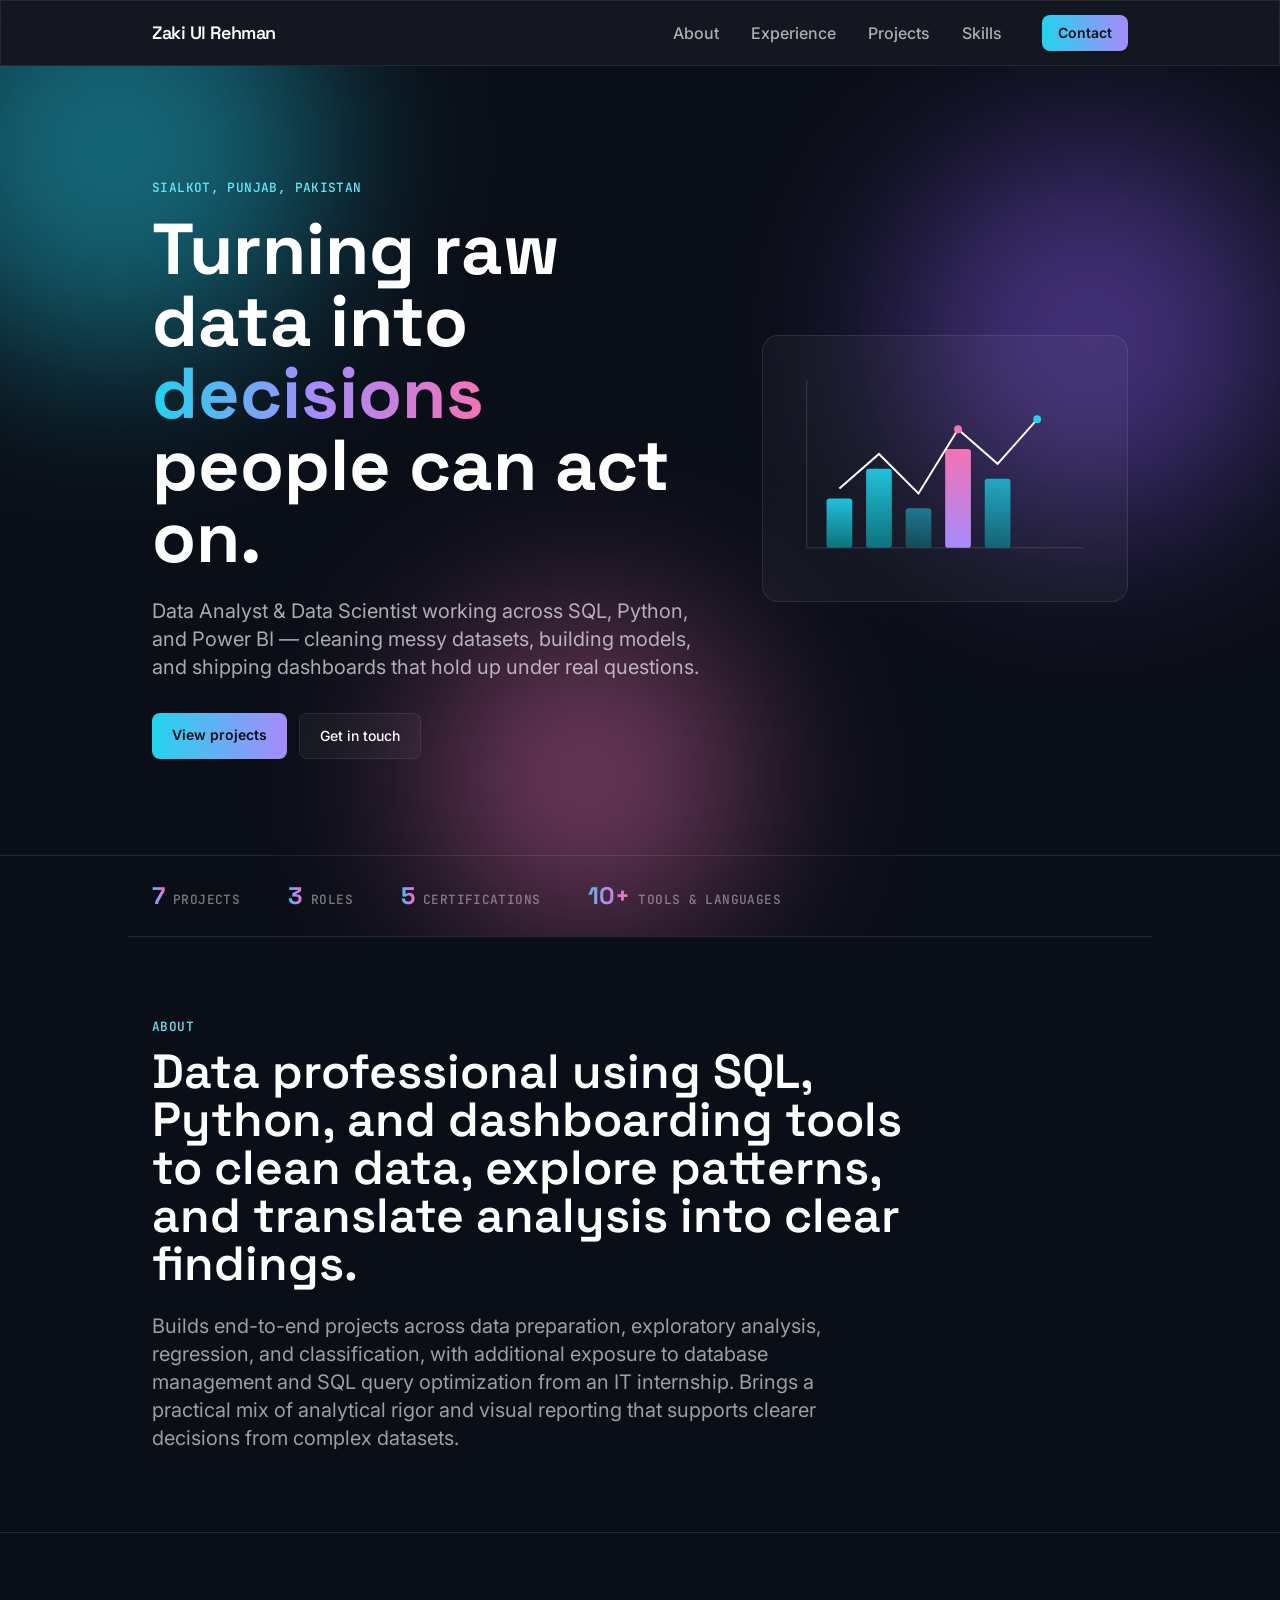
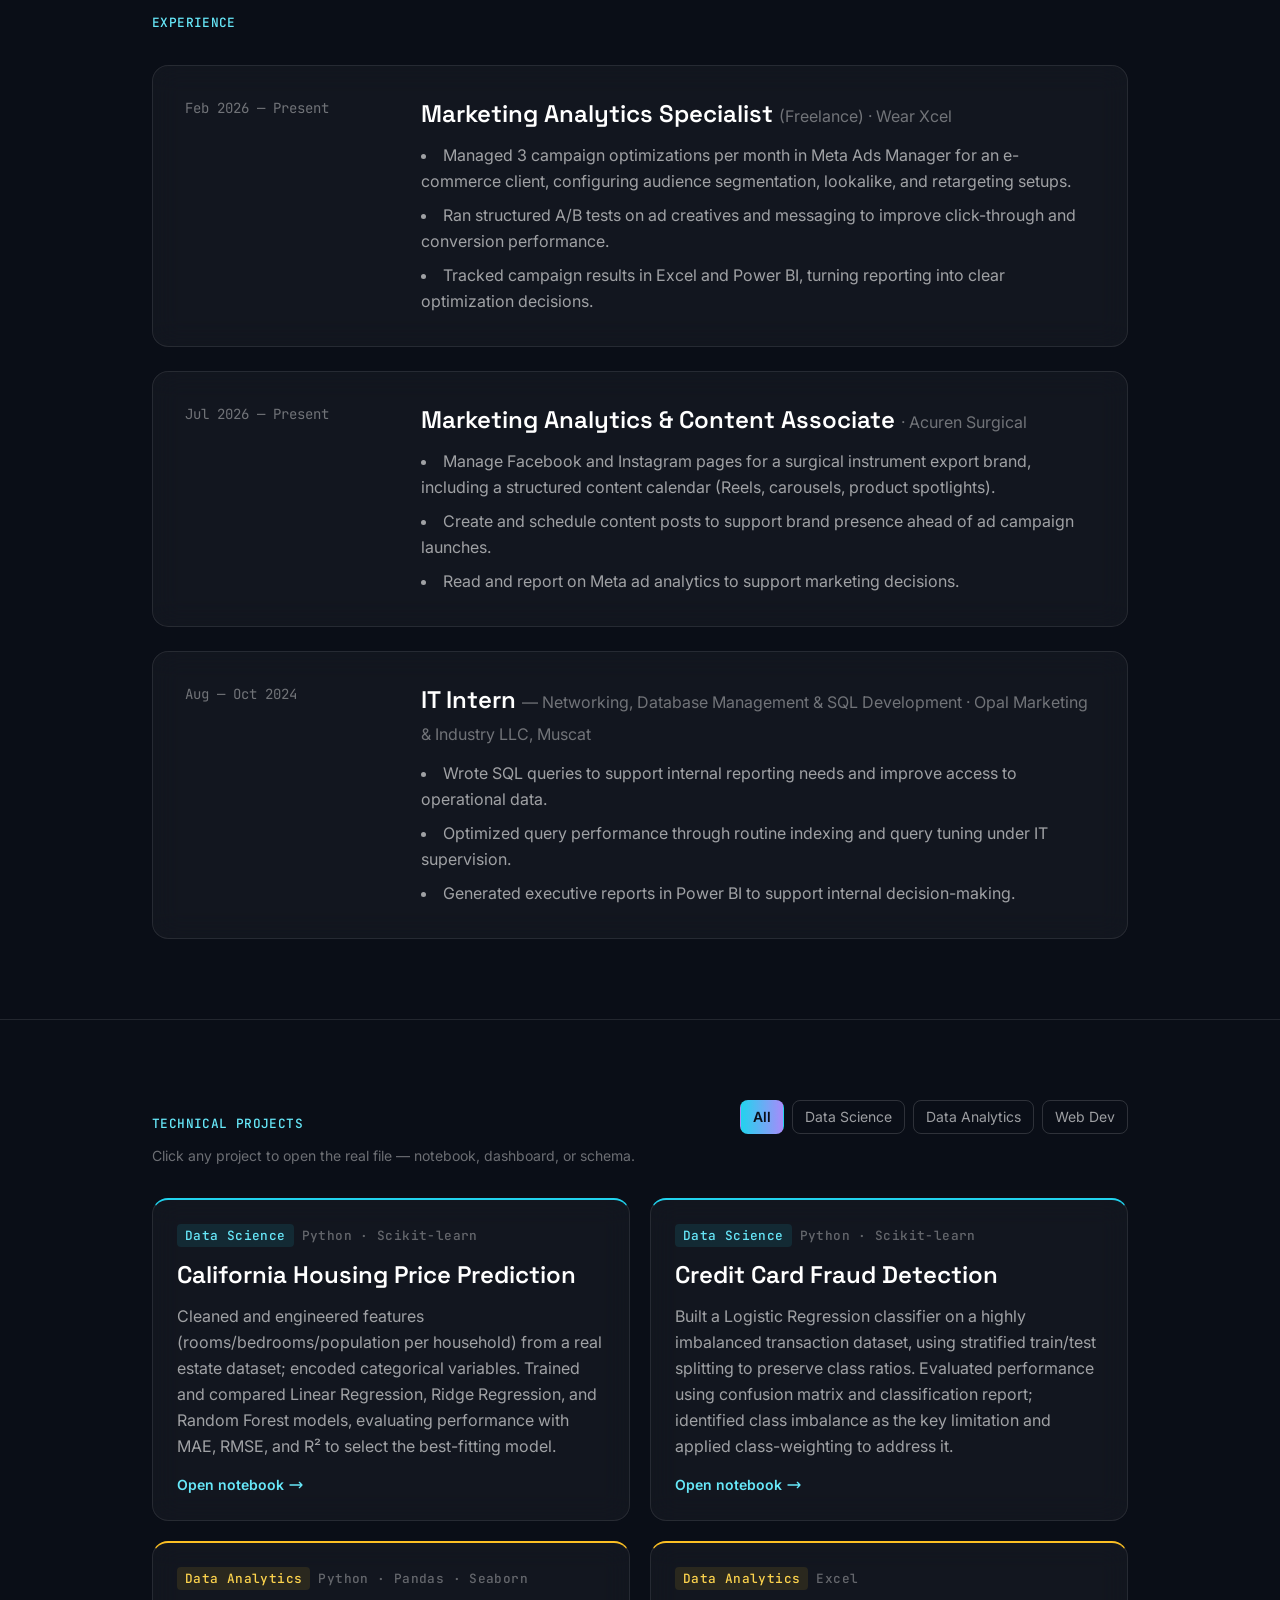
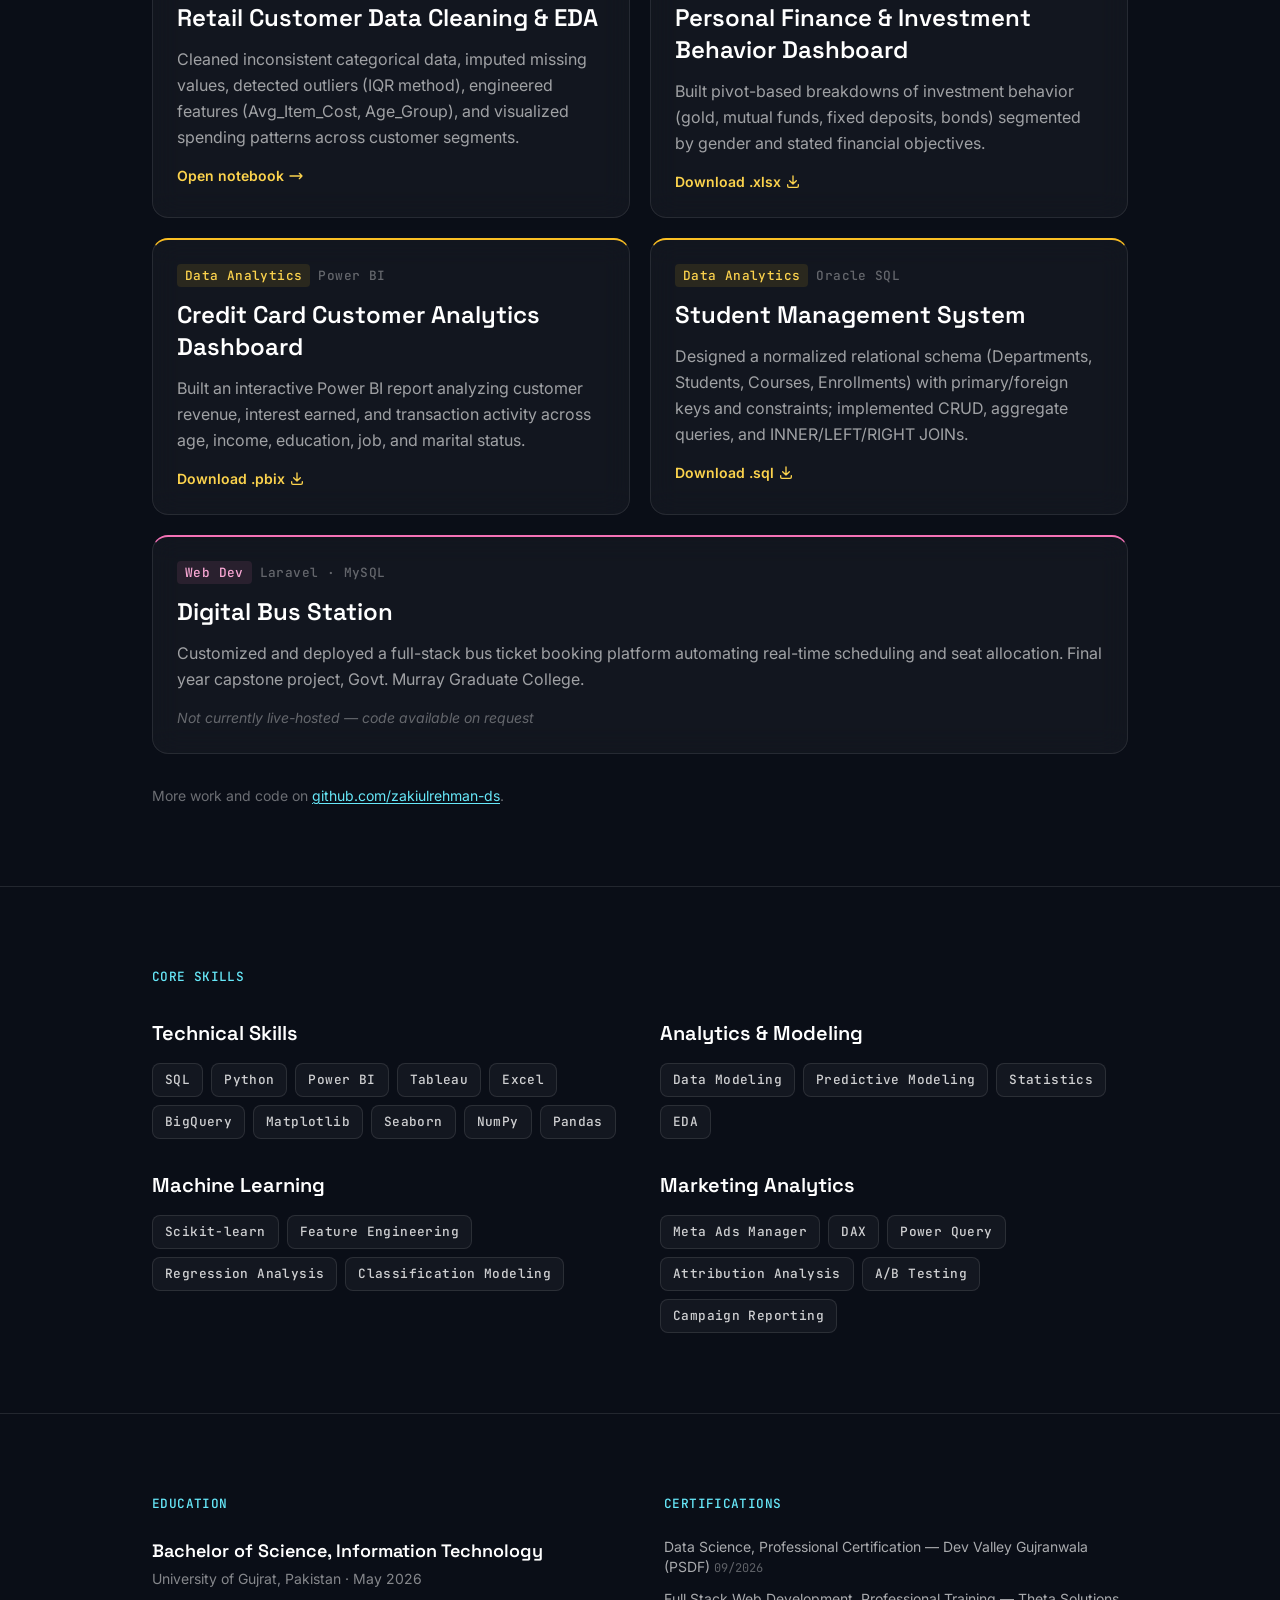
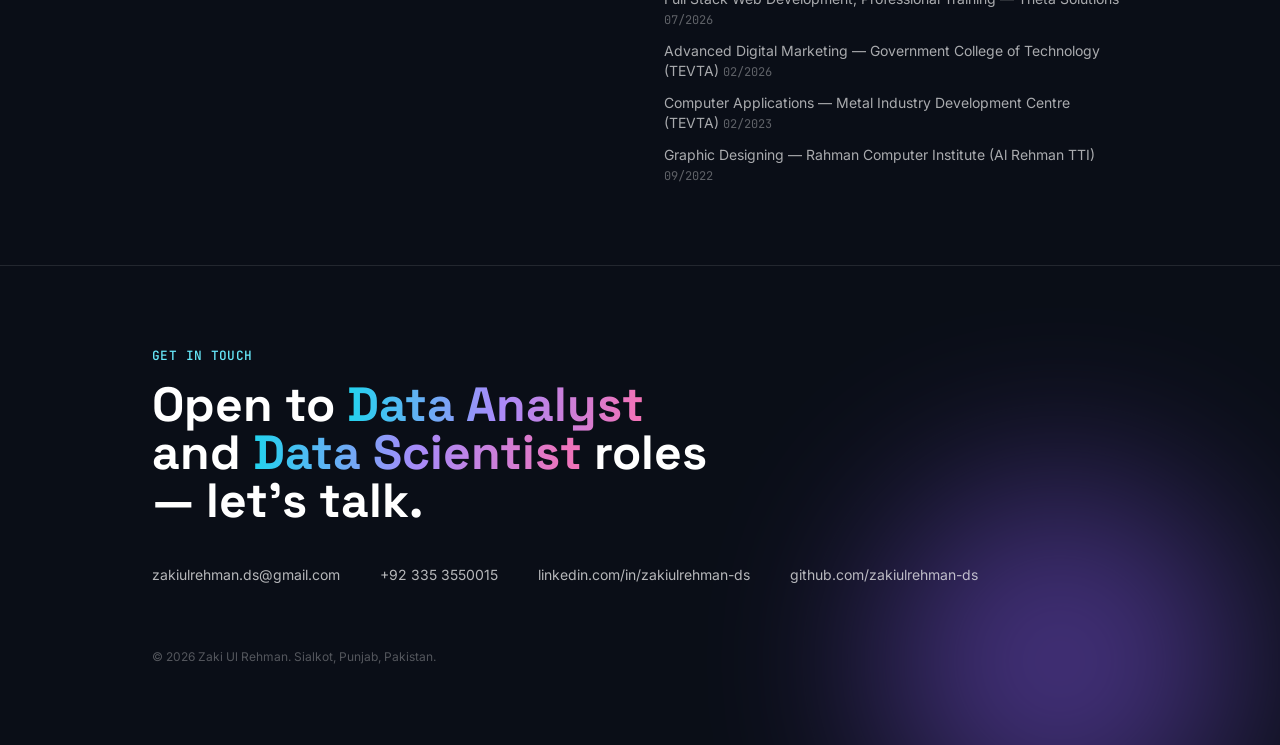
<file: index.html>
<!DOCTYPE html>
<html lang="en">
<head>
<meta charset="UTF-8">
<meta name="viewport" content="width=device-width, initial-scale=1.0">
<title>Zaki Ul Rehman — Data Analyst & Data Scientist</title>
<meta name="description" content="Portfolio of Zaki Ul Rehman, Data Analyst & Data Scientist specializing in SQL, Python, Power BI, and Machine Learning.">

<link rel="preconnect" href="https://fonts.googleapis.com">
<link rel="preconnect" href="https://fonts.gstatic.com" crossorigin>
<link href="https://fonts.googleapis.com/css2?family=Space+Grotesk:wght@500;600;700&family=Inter:wght@400;500;600;700&family=JetBrains+Mono:wght@400;500;600&display=swap" rel="stylesheet">

<link rel="stylesheet" href="styles.css">

<script src="https://code.jquery.com/jquery-3.7.1.min.js"></script>

<style>
  html { scroll-behavior: smooth; }

  body {
    background-color: #0A0E17;
  }

  .mono-tag {
    font-family: 'JetBrains Mono', monospace;
    font-size: 0.8rem;
    letter-spacing: 0.03em;
    font-weight: 500;
  }

  /* Blurred gradient mesh blobs for background depth */
  .mesh-blob {
    position: absolute;
    border-radius: 9999px;
    filter: blur(90px);
    opacity: 0.45;
    pointer-events: none;
  }

  .gradient-text {
    background: linear-gradient(90deg, #22D3EE 0%, #A78BFA 50%, #F472B6 100%);
    -webkit-background-clip: text;
    background-clip: text;
    color: transparent;
  }

  .glass {
    background: rgba(255,255,255,0.04);
    border: 1px solid rgba(255,255,255,0.08);
    backdrop-filter: blur(14px);
  }

  .glass-card {
    background: rgba(255,255,255,0.035);
    border: 1px solid rgba(255,255,255,0.09);
    backdrop-filter: blur(14px);
    transition: border-color 0.25s ease, transform 0.25s ease, box-shadow 0.25s ease, background 0.25s ease;
  }
  .glass-card:hover {
    background: rgba(255,255,255,0.06);
    transform: translateY(-4px);
    box-shadow: 0 20px 40px -20px rgba(34, 211, 238, 0.25);
  }

  .cat-ds { border-top: 2px solid #22D3EE; }
  .cat-da { border-top: 2px solid #FBBF24; }
  .cat-web { border-top: 2px solid #F472B6; }

  .btn-gradient {
    background: linear-gradient(90deg, #22D3EE 0%, #A78BFA 100%);
  }
  .btn-gradient:hover {
    background: linear-gradient(90deg, #67E8F9 0%, #C4B5FD 100%);
  }

  .nav-link {
    position: relative;
    color: rgba(255,255,255,0.65);
  }
  .nav-link:hover, .nav-link.active {
    color: #ffffff;
  }
  .nav-link::after {
    content: '';
    position: absolute;
    left: 0; right: 100%;
    bottom: -4px;
    height: 2px;
    border-radius: 2px;
    background: linear-gradient(90deg, #22D3EE, #A78BFA);
    transition: right 0.2s ease;
  }
  .nav-link:hover::after, .nav-link.active::after { right: 0; }

  .skill-chip {
    background: rgba(255,255,255,0.04);
    border: 1px solid rgba(255,255,255,0.1);
    transition: border-color 0.15s ease, transform 0.15s ease, background 0.15s ease;
  }
  .skill-chip:hover {
    transform: translateY(-2px);
    background: rgba(255,255,255,0.08);
  }

  .filter-btn {
    transition: all 0.15s ease;
    color: rgba(255,255,255,0.6);
  }
  .filter-btn.active {
    background: linear-gradient(90deg, #22D3EE, #A78BFA);
    color: #0A0E17;
    font-weight: 600;
    border-color: transparent;
  }

  .view-link { transition: gap 0.2s ease; }
  .glass-card:hover .view-link { gap: 0.5rem; }

  .reveal {
    opacity: 0;
    transform: translateY(16px);
    animation: reveal 0.75s cubic-bezier(0.16, 1, 0.3, 1) forwards;
  }
  .reveal-1 { animation-delay: 0.05s; }
  .reveal-2 { animation-delay: 0.18s; }
  .reveal-3 { animation-delay: 0.31s; }
  .reveal-4 { animation-delay: 0.44s; }
  .reveal-5 { animation-delay: 0.35s; }
  @keyframes reveal { to { opacity: 1; transform: translateY(0); } }

  @media (prefers-reduced-motion: reduce) {
    html { scroll-behavior: auto; }
    .glass-card, .skill-chip, .nav-link::after { transition: none; }
    .reveal { animation: none; opacity: 1; transform: none; }
  }

  ::selection { background: #A78BFA; color: #0A0E17; }

  a:focus-visible, button:focus-visible {
    outline: 2px solid #22D3EE;
    outline-offset: 2px;
  }
</style>
</head>

<body class="text-white/90 font-sans antialiased">

<!-- ============ NAV ============ -->
<header class="sticky top-0 z-50 glass">
  <nav class="max-w-5xl mx-auto px-6 flex items-center justify-between h-16">
    <a href="#top" class="font-display text-lg font-semibold tracking-tight text-white">Zaki Ul Rehman</a>

    <div class="hidden md:flex items-center gap-8 text-base font-medium">
      <a href="#about" class="nav-link">About</a>
      <a href="#experience" class="nav-link">Experience</a>
      <a href="#projects" class="nav-link">Projects</a>
      <a href="#skills" class="nav-link">Skills</a>
      <a href="#contact" class="ml-2 px-4 py-2 btn-gradient text-[#0A0E17] rounded-lg text-sm font-semibold transition-colors">Contact</a>
    </div>

    <button id="menuBtn" class="md:hidden p-2 text-white" aria-label="Open menu" aria-expanded="false">
      <svg id="menuIconOpen" class="w-6 h-6" fill="none" stroke="currentColor" viewBox="0 0 24 24"><path stroke-linecap="round" stroke-linejoin="round" stroke-width="1.75" d="M4 6h16M4 12h16M4 18h16"/></svg>
      <svg id="menuIconClose" class="w-6 h-6 hidden" fill="none" stroke="currentColor" viewBox="0 0 24 24"><path stroke-linecap="round" stroke-linejoin="round" stroke-width="1.75" d="M6 18L18 6M6 6l12 12"/></svg>
    </button>
  </nav>

  <div id="mobileMenu" class="hidden md:hidden border-t border-white/10">
    <div class="px-6 py-4 flex flex-col gap-4 text-base">
      <a href="#about" class="mobile-link text-white/80">About</a>
      <a href="#experience" class="mobile-link text-white/80">Experience</a>
      <a href="#projects" class="mobile-link text-white/80">Projects</a>
      <a href="#skills" class="mobile-link text-white/80">Skills</a>
      <a href="#contact" class="mobile-link font-semibold gradient-text">Contact</a>
    </div>
  </div>
</header>

<!-- ============ HERO ============ -->
<section id="top" class="relative overflow-hidden">
  <div class="mesh-blob w-[420px] h-[420px] bg-cyan-400 -top-32 -left-24"></div>
  <div class="mesh-blob w-[380px] h-[380px] bg-violet-500 top-20 right-0"></div>
  <div class="mesh-blob w-[320px] h-[320px] bg-pink-400 bottom-0 left-1/3"></div>

  <div class="max-w-5xl mx-auto px-6 pt-20 pb-16 md:pt-28 md:pb-24 grid md:grid-cols-5 gap-10 items-center relative">
    <div class="md:col-span-3">
      <p class="reveal reveal-1 mono-tag text-cyan-300 uppercase mb-4">Sialkot, Punjab, Pakistan</p>
      <h1 class="reveal reveal-2 font-display text-5xl md:text-7xl leading-[1.05] font-bold text-white">
        Turning raw data into <span class="gradient-text">decisions</span> people can act on.
      </h1>
      <p class="reveal reveal-3 mt-6 text-white/65 max-w-xl leading-relaxed text-lg md:text-xl">
        Data Analyst &amp; Data Scientist working across SQL, Python, and Power BI —
        cleaning messy datasets, building models, and shipping dashboards that hold up
        under real questions.
      </p>
      <div class="reveal reveal-4 mt-8 flex flex-wrap gap-3">
        <a href="#projects" class="px-5 py-3 btn-gradient text-[#0A0E17] rounded-lg text-sm font-semibold transition-colors">View projects</a>
        <a href="mailto:zakiulrehman.ds@gmail.com" class="px-5 py-3 glass rounded-lg text-sm font-medium text-white hover:border-cyan-300/50 transition-colors">Get in touch</a>
      </div>
    </div>

    <div class="reveal reveal-5 md:col-span-2">
      <div class="glass-card rounded-2xl p-6">
        <svg viewBox="0 0 320 220" class="w-full h-auto" role="img" aria-label="Illustrative data chart">
          <defs>
            <linearGradient id="barGrad1" x1="0" y1="0" x2="0" y2="1">
              <stop offset="0%" stop-color="#22D3EE"/>
              <stop offset="100%" stop-color="#0E7C86"/>
            </linearGradient>
            <linearGradient id="barGrad2" x1="0" y1="0" x2="0" y2="1">
              <stop offset="0%" stop-color="#F472B6"/>
              <stop offset="100%" stop-color="#A78BFA"/>
            </linearGradient>
          </defs>
          <line x1="20" y1="20" x2="20" y2="190" stroke="#FFFFFF" stroke-opacity="0.15"/>
          <line x1="20" y1="190" x2="300" y2="190" stroke="#FFFFFF" stroke-opacity="0.15"/>
          <rect x="40" y="140" width="26" height="50" fill="url(#barGrad1)" opacity="0.9" rx="3"/>
          <rect x="80" y="110" width="26" height="80" fill="url(#barGrad1)" opacity="0.9" rx="3"/>
          <rect x="120" y="150" width="26" height="40" fill="url(#barGrad1)" opacity="0.5" rx="3"/>
          <rect x="160" y="90" width="26" height="100" fill="url(#barGrad2)" rx="3"/>
          <rect x="200" y="120" width="26" height="70" fill="url(#barGrad1)" opacity="0.75" rx="3"/>
          <polyline points="53,130 93,95 133,135 173,70 213,105 253,60" fill="none" stroke="#ffffff" stroke-width="2"/>
          <circle cx="173" cy="70" r="4" fill="#F472B6"/>
          <circle cx="253" cy="60" r="4" fill="#22D3EE"/>
        </svg>
      </div>
    </div>
  </div>

  <div class="border-t border-white/10">
    <div class="max-w-5xl mx-auto px-6 py-6 flex flex-wrap gap-x-12 gap-y-3">
      <div class="flex items-baseline gap-2">
        <span class="font-display text-2xl font-bold gradient-text">7</span>
        <span class="mono-tag text-white/45 uppercase">Projects</span>
      </div>
      <div class="flex items-baseline gap-2">
        <span class="font-display text-2xl font-bold gradient-text">3</span>
        <span class="mono-tag text-white/45 uppercase">Roles</span>
      </div>
      <div class="flex items-baseline gap-2">
        <span class="font-display text-2xl font-bold gradient-text">5</span>
        <span class="mono-tag text-white/45 uppercase">Certifications</span>
      </div>
      <div class="flex items-baseline gap-2">
        <span class="font-display text-2xl font-bold gradient-text">10+</span>
        <span class="mono-tag text-white/45 uppercase">Tools &amp; Languages</span>
      </div>
    </div>
  </div>
</section>

<!-- ============ ABOUT ============ -->
<section id="about" class="max-w-5xl mx-auto px-6 py-16 md:py-20 border-t border-white/10">
  <p class="mono-tag text-cyan-300 uppercase mb-3">About</p>
  <p class="font-display text-3xl md:text-5xl leading-[1.15] max-w-3xl font-semibold text-white">
    Data professional using SQL, Python, and dashboarding tools to clean data,
    explore patterns, and translate analysis into clear findings.
  </p>
  <p class="mt-6 text-white/60 max-w-2xl leading-relaxed text-lg md:text-xl">
    Builds end-to-end projects across data preparation, exploratory analysis, regression, and
    classification, with additional exposure to database management and SQL query optimization
    from an IT internship. Brings a practical mix of analytical rigor and visual reporting that
    supports clearer decisions from complex datasets.
  </p>
</section>

<!-- ============ EXPERIENCE ============ -->
<section id="experience" class="border-t border-white/10">
  <div class="max-w-5xl mx-auto px-6 py-16 md:py-20">
    <p class="mono-tag text-cyan-300 uppercase mb-8">Experience</p>

    <div class="space-y-6">
      <div class="glass-card rounded-2xl p-6 md:p-8 grid md:grid-cols-4 gap-3 md:gap-8">
        <div class="md:col-span-1 text-white/40 text-sm font-mono">Feb 2026 — Present</div>
        <div class="md:col-span-3">
          <h3 class="font-display text-xl md:text-2xl font-semibold text-white">Marketing Analytics Specialist <span class="text-white/40 font-sans text-base font-normal">(Freelance) · Wear Xcel</span></h3>
          <ul class="mt-3 space-y-2 text-white/60 text-base leading-relaxed list-disc list-inside">
            <li>Managed 3 campaign optimizations per month in Meta Ads Manager for an e-commerce client, configuring audience segmentation, lookalike, and retargeting setups.</li>
            <li>Ran structured A/B tests on ad creatives and messaging to improve click-through and conversion performance.</li>
            <li>Tracked campaign results in Excel and Power BI, turning reporting into clear optimization decisions.</li>
          </ul>
        </div>
      </div>

      <div class="glass-card rounded-2xl p-6 md:p-8 grid md:grid-cols-4 gap-3 md:gap-8">
        <div class="md:col-span-1 text-white/40 text-sm font-mono">Jul 2026 — Present</div>
        <div class="md:col-span-3">
          <h3 class="font-display text-xl md:text-2xl font-semibold text-white">Marketing Analytics &amp; Content Associate <span class="text-white/40 font-sans text-base font-normal">· Acuren Surgical</span></h3>
          <ul class="mt-3 space-y-2 text-white/60 text-base leading-relaxed list-disc list-inside">
            <li>Manage Facebook and Instagram pages for a surgical instrument export brand, including a structured content calendar (Reels, carousels, product spotlights).</li>
            <li>Create and schedule content posts to support brand presence ahead of ad campaign launches.</li>
            <li>Read and report on Meta ad analytics to support marketing decisions.</li>
          </ul>
        </div>
      </div>

      <div class="glass-card rounded-2xl p-6 md:p-8 grid md:grid-cols-4 gap-3 md:gap-8">
        <div class="md:col-span-1 text-white/40 text-sm font-mono">Aug — Oct 2024</div>
        <div class="md:col-span-3">
          <h3 class="font-display text-xl md:text-2xl font-semibold text-white">IT Intern <span class="text-white/40 font-sans text-base font-normal">— Networking, Database Management &amp; SQL Development · Opal Marketing &amp; Industry LLC, Muscat</span></h3>
          <ul class="mt-3 space-y-2 text-white/60 text-base leading-relaxed list-disc list-inside">
            <li>Wrote SQL queries to support internal reporting needs and improve access to operational data.</li>
            <li>Optimized query performance through routine indexing and query tuning under IT supervision.</li>
            <li>Generated executive reports in Power BI to support internal decision-making.</li>
          </ul>
        </div>
      </div>
    </div>
  </div>
</section>

<!-- ============ PROJECTS ============ -->
<section id="projects" class="border-t border-white/10">
  <div class="max-w-5xl mx-auto px-6 py-16 md:py-20">
    <div class="flex flex-wrap items-end justify-between gap-4 mb-3">
      <p class="mono-tag text-cyan-300 uppercase">Technical Projects</p>
      <div class="flex gap-2 text-sm" id="filterBar">
        <button class="filter-btn active px-3 py-1.5 rounded-lg border border-white/15" data-filter="all">All</button>
        <button class="filter-btn px-3 py-1.5 rounded-lg border border-white/15" data-filter="ds">Data Science</button>
        <button class="filter-btn px-3 py-1.5 rounded-lg border border-white/15" data-filter="da">Data Analytics</button>
        <button class="filter-btn px-3 py-1.5 rounded-lg border border-white/15" data-filter="web">Web Dev</button>
      </div>
    </div>
    <p class="text-white/40 text-sm mb-8">Click any project to open the real file — notebook, dashboard, or schema.</p>

    <div class="grid md:grid-cols-2 gap-5" id="projectGrid">

      <a href="projects/housing-price-prediction.html" target="_blank" rel="noopener" class="glass-card cat-ds group block rounded-2xl p-6" data-cat="ds">
        <div class="flex flex-wrap items-center gap-2 mb-3">
          <span class="mono-tag px-2 py-0.5 rounded bg-cyan-400/10 text-cyan-300">Data Science</span>
          <span class="mono-tag text-white/35">Python · Scikit-learn</span>
        </div>
        <h3 class="font-display text-xl md:text-2xl font-semibold text-white">California Housing Price Prediction</h3>
        <p class="mt-3 text-base text-white/60 leading-relaxed">
          Cleaned and engineered features (rooms/bedrooms/population per household) from a
          real estate dataset; encoded categorical variables. Trained and compared Linear
          Regression, Ridge Regression, and Random Forest models, evaluating performance
          with MAE, RMSE, and R² to select the best-fitting model.
        </p>
        <span class="view-link mt-4 inline-flex items-center gap-1 text-cyan-300 font-semibold text-sm">
          Open notebook <svg class="w-4 h-4" fill="none" stroke="currentColor" viewBox="0 0 24 24"><path stroke-linecap="round" stroke-linejoin="round" stroke-width="2" d="M17 8l4 4m0 0l-4 4m4-4H3"/></svg>
        </span>
      </a>

      <a href="projects/credit-card-fraud-detection.html" target="_blank" rel="noopener" class="glass-card cat-ds group block rounded-2xl p-6" data-cat="ds">
        <div class="flex flex-wrap items-center gap-2 mb-3">
          <span class="mono-tag px-2 py-0.5 rounded bg-cyan-400/10 text-cyan-300">Data Science</span>
          <span class="mono-tag text-white/35">Python · Scikit-learn</span>
        </div>
        <h3 class="font-display text-xl md:text-2xl font-semibold text-white">Credit Card Fraud Detection</h3>
        <p class="mt-3 text-base text-white/60 leading-relaxed">
          Built a Logistic Regression classifier on a highly imbalanced transaction dataset,
          using stratified train/test splitting to preserve class ratios. Evaluated performance
          using confusion matrix and classification report; identified class imbalance as the
          key limitation and applied class-weighting to address it.
        </p>
        <span class="view-link mt-4 inline-flex items-center gap-1 text-cyan-300 font-semibold text-sm">
          Open notebook <svg class="w-4 h-4" fill="none" stroke="currentColor" viewBox="0 0 24 24"><path stroke-linecap="round" stroke-linejoin="round" stroke-width="2" d="M17 8l4 4m0 0l-4 4m4-4H3"/></svg>
        </span>
      </a>

      <a href="projects/retail-data-cleaning-eda.html" target="_blank" rel="noopener" class="glass-card cat-da group block rounded-2xl p-6" data-cat="da">
        <div class="flex flex-wrap items-center gap-2 mb-3">
          <span class="mono-tag px-2 py-0.5 rounded bg-amber-400/10 text-amber-300">Data Analytics</span>
          <span class="mono-tag text-white/35">Python · Pandas · Seaborn</span>
        </div>
        <h3 class="font-display text-xl md:text-2xl font-semibold text-white">Retail Customer Data Cleaning &amp; EDA</h3>
        <p class="mt-3 text-base text-white/60 leading-relaxed">
          Cleaned inconsistent categorical data, imputed missing values, detected outliers
          (IQR method), engineered features (Avg_Item_Cost, Age_Group), and visualized
          spending patterns across customer segments.
        </p>
        <span class="view-link mt-4 inline-flex items-center gap-1 text-amber-300 font-semibold text-sm">
          Open notebook <svg class="w-4 h-4" fill="none" stroke="currentColor" viewBox="0 0 24 24"><path stroke-linecap="round" stroke-linejoin="round" stroke-width="2" d="M17 8l4 4m0 0l-4 4m4-4H3"/></svg>
        </span>
      </a>

      <a href="projects/personal-finance-investment-dashboard.xlsx" download class="glass-card cat-da group block rounded-2xl p-6" data-cat="da">
        <div class="flex flex-wrap items-center gap-2 mb-3">
          <span class="mono-tag px-2 py-0.5 rounded bg-amber-400/10 text-amber-300">Data Analytics</span>
          <span class="mono-tag text-white/35">Excel</span>
        </div>
        <h3 class="font-display text-xl md:text-2xl font-semibold text-white">Personal Finance &amp; Investment Behavior Dashboard</h3>
        <p class="mt-3 text-base text-white/60 leading-relaxed">
          Built pivot-based breakdowns of investment behavior (gold, mutual funds, fixed
          deposits, bonds) segmented by gender and stated financial objectives.
        </p>
        <span class="view-link mt-4 inline-flex items-center gap-1 text-amber-300 font-semibold text-sm">
          Download .xlsx <svg class="w-4 h-4" fill="none" stroke="currentColor" viewBox="0 0 24 24"><path stroke-linecap="round" stroke-linejoin="round" stroke-width="2" d="M4 16v2a2 2 0 002 2h12a2 2 0 002-2v-2M7 10l5 5 5-5M12 15V3"/></svg>
        </span>
      </a>

      <a href="projects/credit-card-customer-dashboard.pbix" download class="glass-card cat-da group block rounded-2xl p-6" data-cat="da">
        <div class="flex flex-wrap items-center gap-2 mb-3">
          <span class="mono-tag px-2 py-0.5 rounded bg-amber-400/10 text-amber-300">Data Analytics</span>
          <span class="mono-tag text-white/35">Power BI</span>
        </div>
        <h3 class="font-display text-xl md:text-2xl font-semibold text-white">Credit Card Customer Analytics Dashboard</h3>
        <p class="mt-3 text-base text-white/60 leading-relaxed">
          Built an interactive Power BI report analyzing customer revenue, interest earned,
          and transaction activity across age, income, education, job, and marital status.
        </p>
        <span class="view-link mt-4 inline-flex items-center gap-1 text-amber-300 font-semibold text-sm">
          Download .pbix <svg class="w-4 h-4" fill="none" stroke="currentColor" viewBox="0 0 24 24"><path stroke-linecap="round" stroke-linejoin="round" stroke-width="2" d="M4 16v2a2 2 0 002 2h12a2 2 0 002-2v-2M7 10l5 5 5-5M12 15V3"/></svg>
        </span>
      </a>

      <a href="projects/student-management-system.sql" download class="glass-card cat-da group block rounded-2xl p-6" data-cat="da">
        <div class="flex flex-wrap items-center gap-2 mb-3">
          <span class="mono-tag px-2 py-0.5 rounded bg-amber-400/10 text-amber-300">Data Analytics</span>
          <span class="mono-tag text-white/35">Oracle SQL</span>
        </div>
        <h3 class="font-display text-xl md:text-2xl font-semibold text-white">Student Management System</h3>
        <p class="mt-3 text-base text-white/60 leading-relaxed">
          Designed a normalized relational schema (Departments, Students, Courses, Enrollments)
          with primary/foreign keys and constraints; implemented CRUD, aggregate queries, and
          INNER/LEFT/RIGHT JOINs.
        </p>
        <span class="view-link mt-4 inline-flex items-center gap-1 text-amber-300 font-semibold text-sm">
          Download .sql <svg class="w-4 h-4" fill="none" stroke="currentColor" viewBox="0 0 24 24"><path stroke-linecap="round" stroke-linejoin="round" stroke-width="2" d="M4 16v2a2 2 0 002 2h12a2 2 0 002-2v-2M7 10l5 5 5-5M12 15V3"/></svg>
        </span>
      </a>

      <article class="glass-card cat-web rounded-2xl p-6 md:col-span-2" data-cat="web">
        <div class="flex flex-wrap items-center gap-2 mb-3">
          <span class="mono-tag px-2 py-0.5 rounded bg-pink-400/10 text-pink-300">Web Dev</span>
          <span class="mono-tag text-white/35">Laravel · MySQL</span>
        </div>
        <h3 class="font-display text-xl md:text-2xl font-semibold text-white">Digital Bus Station</h3>
        <p class="mt-3 text-base text-white/60 leading-relaxed">
          Customized and deployed a full-stack bus ticket booking platform automating
          real-time scheduling and seat allocation. Final year capstone project, Govt. Murray
          Graduate College.
        </p>
        <span class="mt-4 inline-block text-white/35 text-sm italic">Not currently live-hosted — code available on request</span>
      </article>

    </div>

    <p class="mt-8 text-sm text-white/40">
      More work and code on
      <a href="https://github.com/zakiulrehman-ds" target="_blank" rel="noopener" class="text-cyan-300 hover:text-pink-300 underline underline-offset-2">github.com/zakiulrehman-ds</a>.
    </p>
  </div>
</section>

<!-- ============ SKILLS ============ -->
<section id="skills" class="border-t border-white/10">
  <div class="max-w-5xl mx-auto px-6 py-16 md:py-20">
    <p class="mono-tag text-cyan-300 uppercase mb-8">Core Skills</p>

    <div class="grid md:grid-cols-2 gap-x-10 gap-y-8">
      <div>
        <h4 class="font-display text-xl font-semibold mb-4 text-white">Technical Skills</h4>
        <div class="flex flex-wrap gap-2">
          <span class="skill-chip mono-tag px-3 py-1.5 rounded-lg text-sm text-white/80">SQL</span>
          <span class="skill-chip mono-tag px-3 py-1.5 rounded-lg text-sm text-white/80">Python</span>
          <span class="skill-chip mono-tag px-3 py-1.5 rounded-lg text-sm text-white/80">Power BI</span>
          <span class="skill-chip mono-tag px-3 py-1.5 rounded-lg text-sm text-white/80">Tableau</span>
          <span class="skill-chip mono-tag px-3 py-1.5 rounded-lg text-sm text-white/80">Excel</span>
          <span class="skill-chip mono-tag px-3 py-1.5 rounded-lg text-sm text-white/80">BigQuery</span>
          <span class="skill-chip mono-tag px-3 py-1.5 rounded-lg text-sm text-white/80">Matplotlib</span>
          <span class="skill-chip mono-tag px-3 py-1.5 rounded-lg text-sm text-white/80">Seaborn</span>
          <span class="skill-chip mono-tag px-3 py-1.5 rounded-lg text-sm text-white/80">NumPy</span>
          <span class="skill-chip mono-tag px-3 py-1.5 rounded-lg text-sm text-white/80">Pandas</span>
        </div>
      </div>

      <div>
        <h4 class="font-display text-xl font-semibold mb-4 text-white">Analytics &amp; Modeling</h4>
        <div class="flex flex-wrap gap-2">
          <span class="skill-chip mono-tag px-3 py-1.5 rounded-lg text-sm text-white/80">Data Modeling</span>
          <span class="skill-chip mono-tag px-3 py-1.5 rounded-lg text-sm text-white/80">Predictive Modeling</span>
          <span class="skill-chip mono-tag px-3 py-1.5 rounded-lg text-sm text-white/80">Statistics</span>
          <span class="skill-chip mono-tag px-3 py-1.5 rounded-lg text-sm text-white/80">EDA</span>
        </div>
      </div>

      <div>
        <h4 class="font-display text-xl font-semibold mb-4 text-white">Machine Learning</h4>
        <div class="flex flex-wrap gap-2">
          <span class="skill-chip mono-tag px-3 py-1.5 rounded-lg text-sm text-white/80">Scikit-learn</span>
          <span class="skill-chip mono-tag px-3 py-1.5 rounded-lg text-sm text-white/80">Feature Engineering</span>
          <span class="skill-chip mono-tag px-3 py-1.5 rounded-lg text-sm text-white/80">Regression Analysis</span>
          <span class="skill-chip mono-tag px-3 py-1.5 rounded-lg text-sm text-white/80">Classification Modeling</span>
        </div>
      </div>

      <div>
        <h4 class="font-display text-xl font-semibold mb-4 text-white">Marketing Analytics</h4>
        <div class="flex flex-wrap gap-2">
          <span class="skill-chip mono-tag px-3 py-1.5 rounded-lg text-sm text-white/80">Meta Ads Manager</span>
          <span class="skill-chip mono-tag px-3 py-1.5 rounded-lg text-sm text-white/80">DAX</span>
          <span class="skill-chip mono-tag px-3 py-1.5 rounded-lg text-sm text-white/80">Power Query</span>
          <span class="skill-chip mono-tag px-3 py-1.5 rounded-lg text-sm text-white/80">Attribution Analysis</span>
          <span class="skill-chip mono-tag px-3 py-1.5 rounded-lg text-sm text-white/80">A/B Testing</span>
          <span class="skill-chip mono-tag px-3 py-1.5 rounded-lg text-sm text-white/80">Campaign Reporting</span>
        </div>
      </div>
    </div>
  </div>
</section>

<!-- ============ EDUCATION + CERTIFICATIONS ============ -->
<section class="border-t border-white/10">
  <div class="max-w-5xl mx-auto px-6 py-16 md:py-20 grid md:grid-cols-2 gap-12">
    <div>
      <p class="mono-tag text-cyan-300 uppercase mb-6">Education</p>
      <h3 class="font-display text-lg font-semibold text-white">Bachelor of Science, Information Technology</h3>
      <p class="text-sm text-white/50 mt-1">University of Gujrat, Pakistan · May 2026</p>
    </div>

    <div>
      <p class="mono-tag text-cyan-300 uppercase mb-6">Certifications</p>
      <ul class="space-y-3 text-sm text-white/65">
        <li>Data Science, Professional Certification — Dev Valley Gujranwala (PSDF) <span class="text-white/35 font-mono text-xs">09/2026</span></li>
        <li>Full Stack Web Development, Professional Training — Theta Solutions <span class="text-white/35 font-mono text-xs">07/2026</span></li>
        <li>Advanced Digital Marketing — Government College of Technology (TEVTA) <span class="text-white/35 font-mono text-xs">02/2026</span></li>
        <li>Computer Applications — Metal Industry Development Centre (TEVTA) <span class="text-white/35 font-mono text-xs">02/2023</span></li>
        <li>Graphic Designing — Rahman Computer Institute (Al Rehman TTI) <span class="text-white/35 font-mono text-xs">09/2022</span></li>
      </ul>
    </div>
  </div>
</section>

<!-- ============ CONTACT / FOOTER ============ -->
<footer id="contact" class="border-t border-white/10 relative overflow-hidden">
  <div class="mesh-blob w-[360px] h-[360px] bg-violet-500 -bottom-24 right-10"></div>
  <div class="max-w-5xl mx-auto px-6 py-16 md:py-20 relative">
    <p class="mono-tag text-cyan-300 uppercase mb-4">Get in touch</p>
    <h2 class="font-display text-3xl md:text-5xl font-bold max-w-xl leading-tight text-white">
      Open to <span class="gradient-text">Data Analyst</span> and <span class="gradient-text">Data Scientist</span> roles — let's talk.
    </h2>

    <div class="mt-10 flex flex-wrap gap-x-10 gap-y-4 text-sm text-white/70">
      <a href="mailto:zakiulrehman.ds@gmail.com" class="hover:text-cyan-300 transition-colors">zakiulrehman.ds@gmail.com</a>
      <a href="tel:+923353550015" class="hover:text-cyan-300 transition-colors">+92 335 3550015</a>
      <a href="https://linkedin.com/in/zakiulrehman-ds" target="_blank" rel="noopener" class="hover:text-cyan-300 transition-colors">linkedin.com/in/zakiulrehman-ds</a>
      <a href="https://github.com/zakiulrehman-ds" target="_blank" rel="noopener" class="hover:text-cyan-300 transition-colors">github.com/zakiulrehman-ds</a>
    </div>

    <p class="mt-16 text-xs text-white/30">© 2026 Zaki Ul Rehman. Sialkot, Punjab, Pakistan.</p>
  </div>
</footer>

<script>
$(function () {
  $('#menuBtn').on('click', function () {
    const expanded = $(this).attr('aria-expanded') === 'true';
    $(this).attr('aria-expanded', String(!expanded));
    $('#mobileMenu').slideToggle(150);
    $('#menuIconOpen, #menuIconClose').toggleClass('hidden');
  });

  $('.mobile-link').on('click', function () {
    $('#mobileMenu').slideUp(150);
    $('#menuIconOpen, #menuIconClose').toggleClass('hidden');
    $('#menuBtn').attr('aria-expanded', 'false');
  });

  $('.filter-btn').on('click', function () {
    const filter = $(this).data('filter');
    $('.filter-btn').removeClass('active');
    $(this).addClass('active');

    $('#projectGrid > *').each(function () {
      const cat = $(this).data('cat');
      if (filter === 'all' || cat === filter) {
        $(this).show();
      } else {
        $(this).hide();
      }
    });
  });

  const sections = $('section[id], footer[id]');
  const navLinks = $('.nav-link');

  $(window).on('scroll', function () {
    let current = '';
    sections.each(function () {
      const top = $(this).offset().top - 100;
      if ($(window).scrollTop() >= top) {
        current = $(this).attr('id');
      }
    });
    navLinks.removeClass('active');
    navLinks.filter(`[href="#${current}"]`).addClass('active');
  });
});
</script>

</body>
</html>
</file>
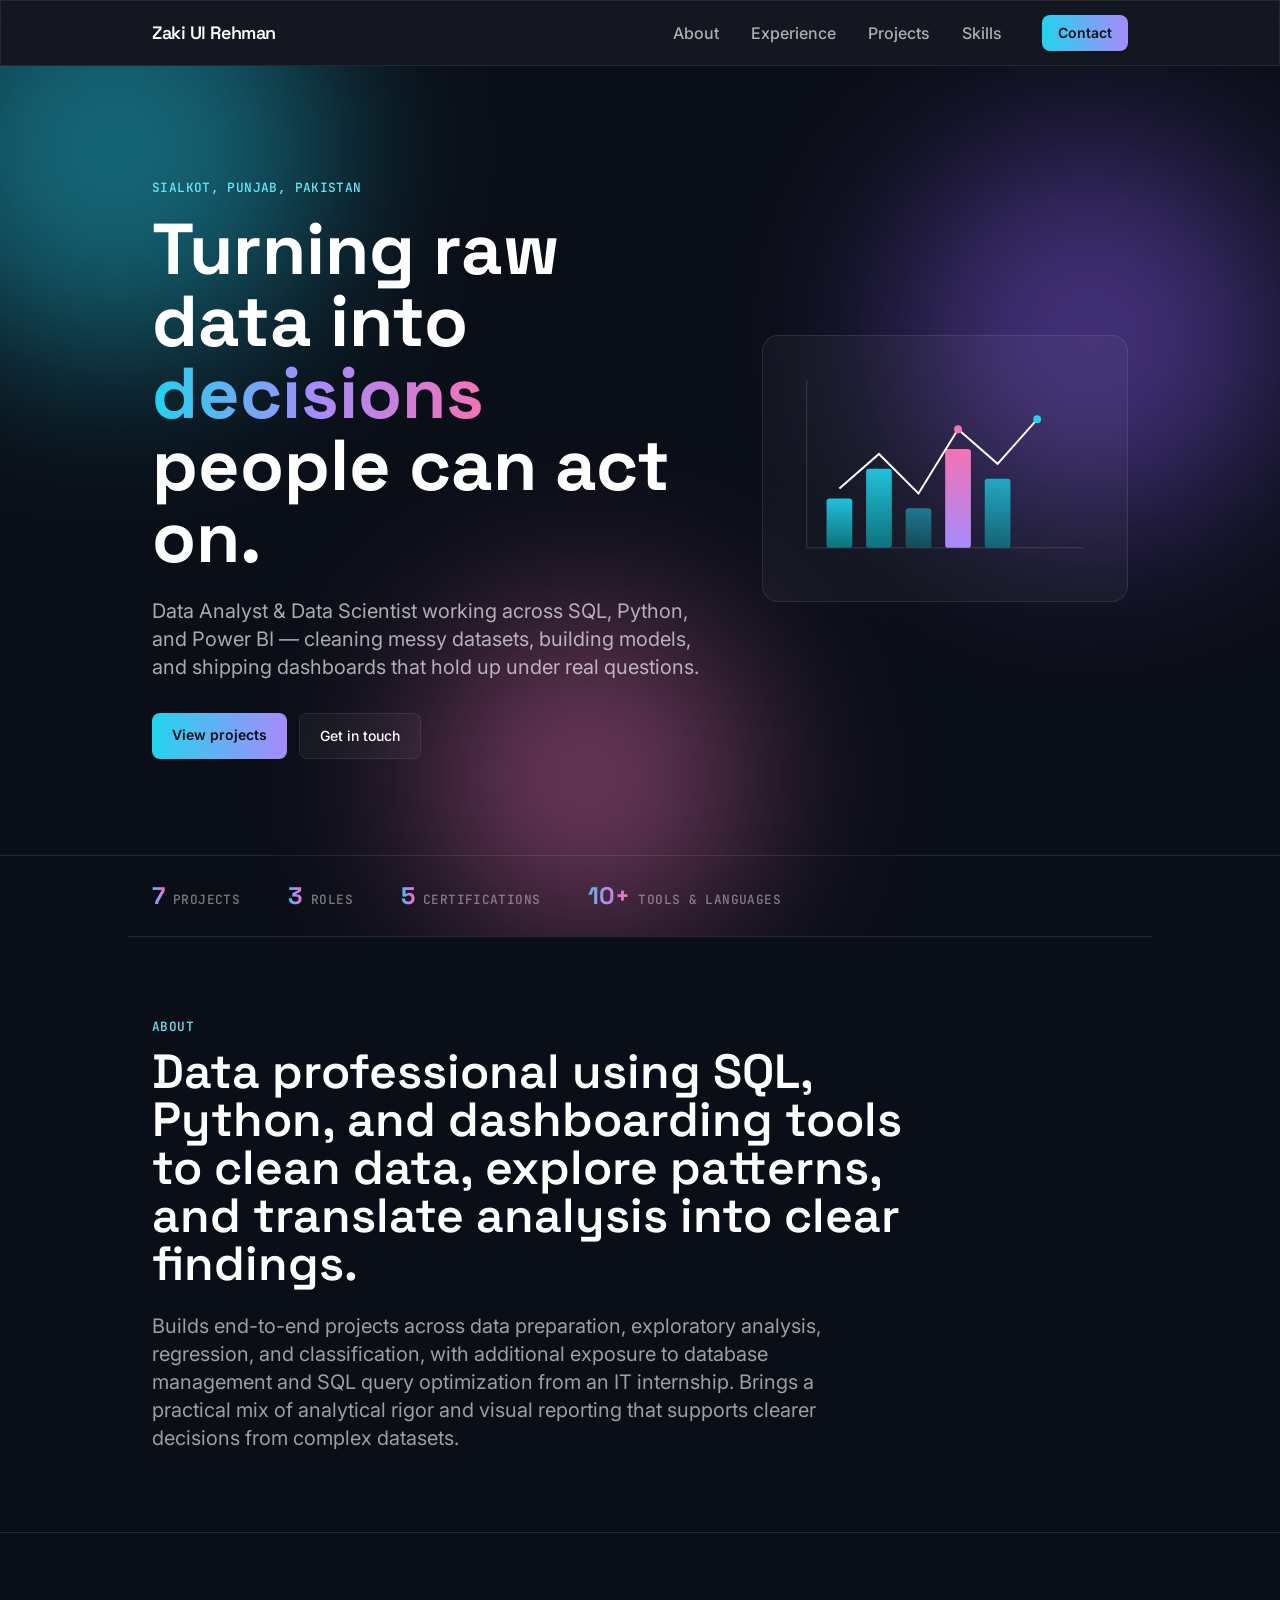
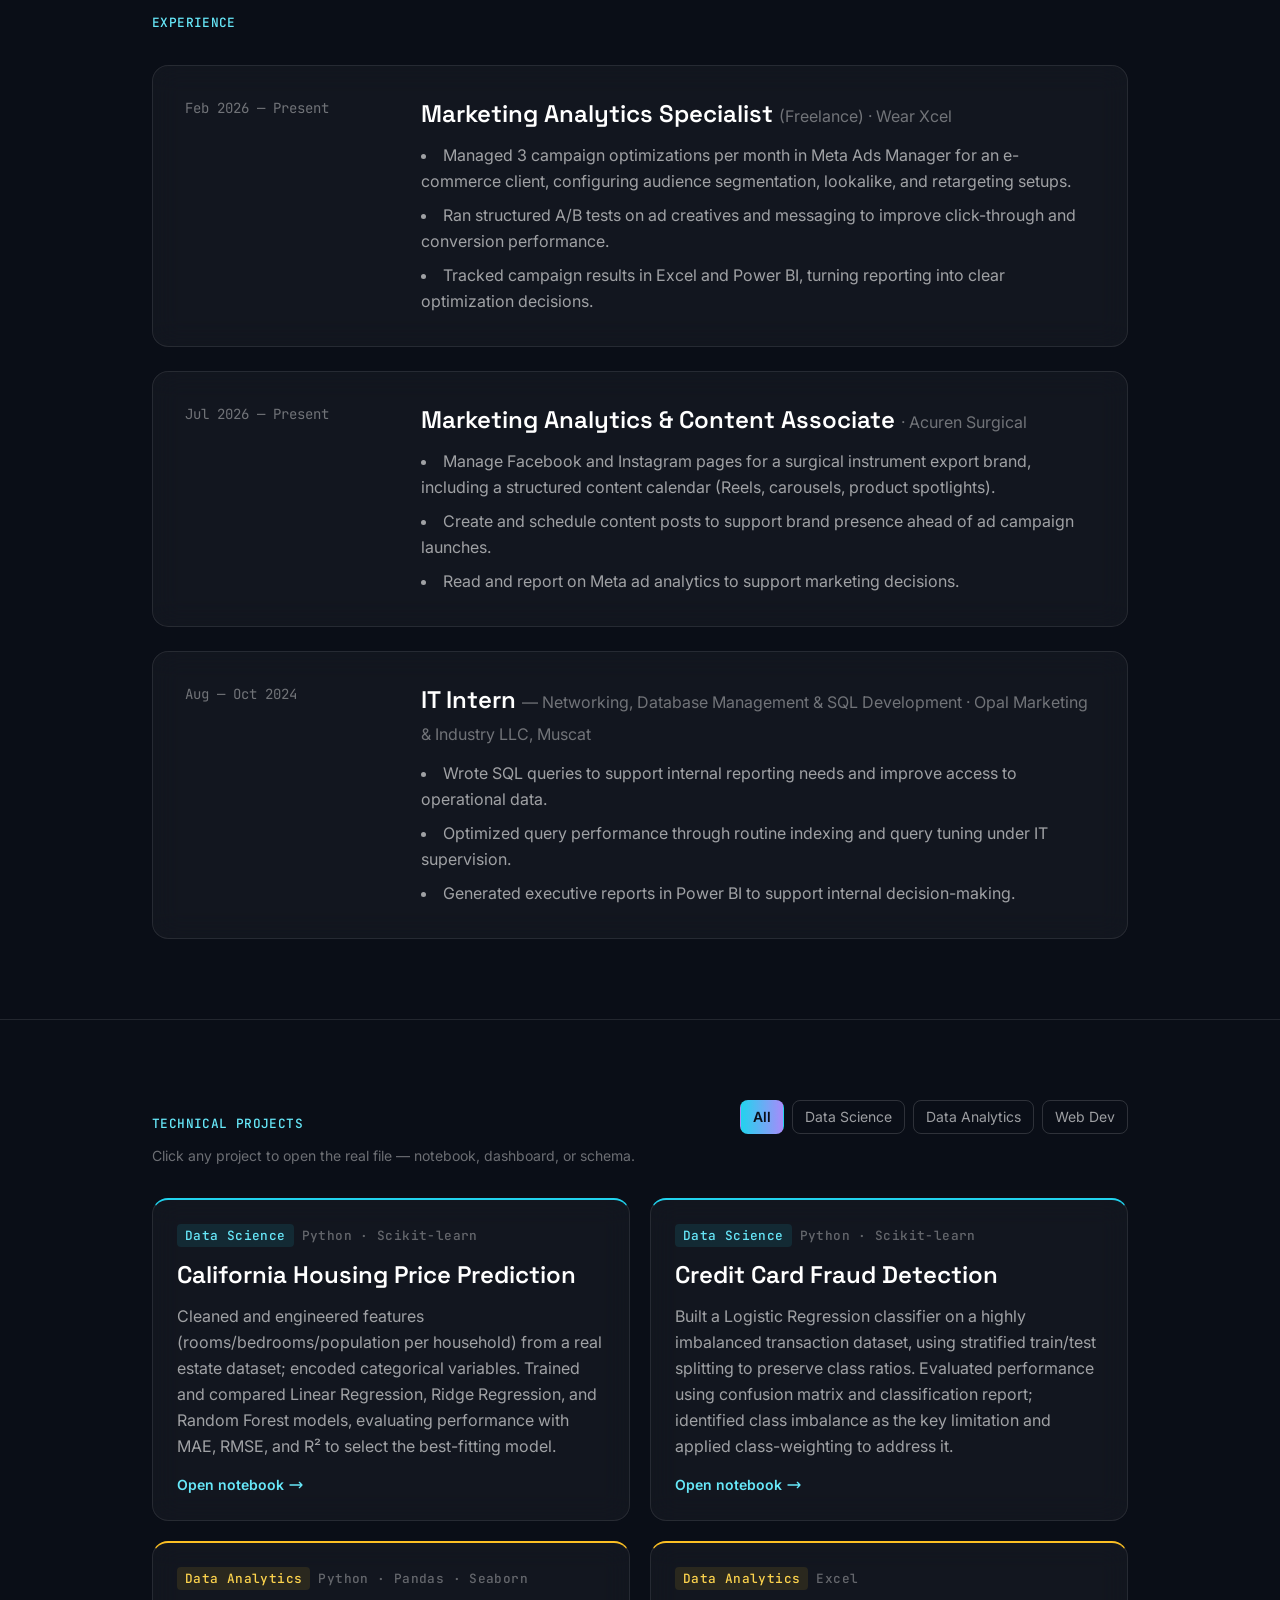
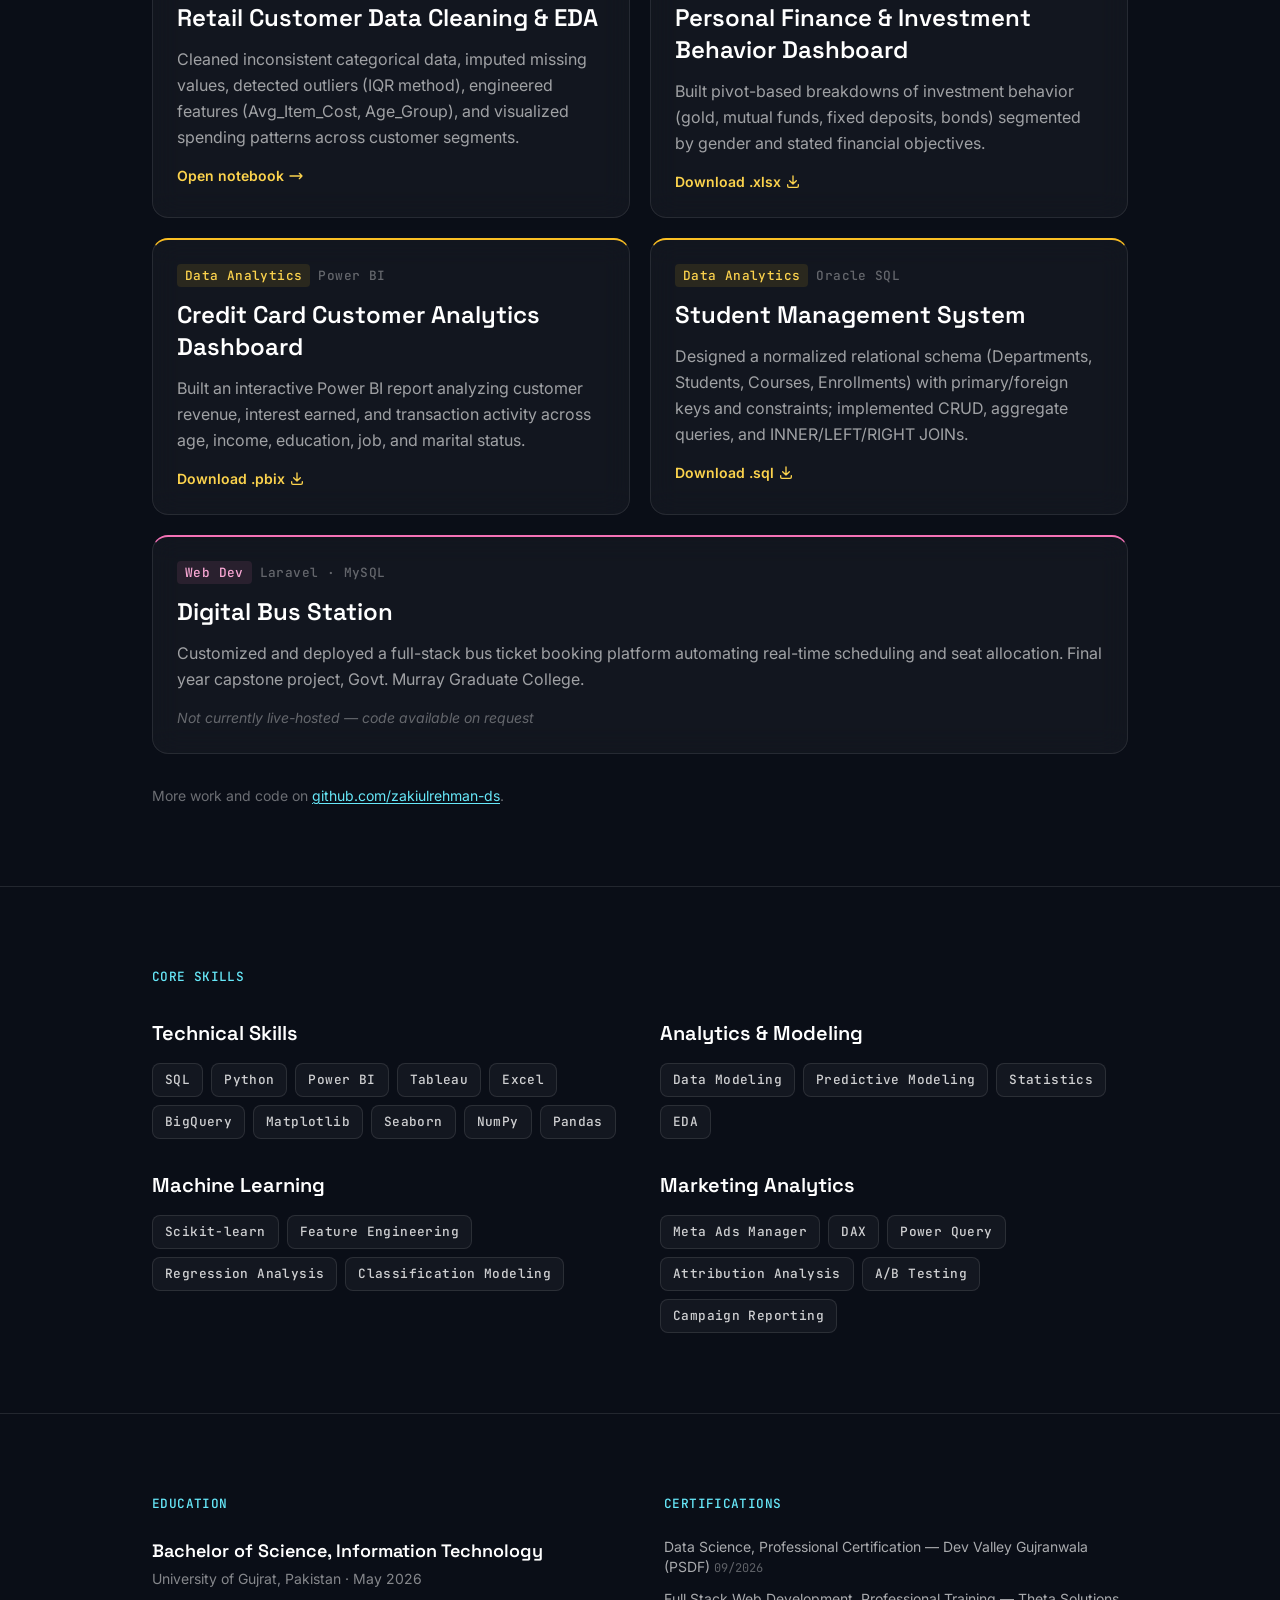
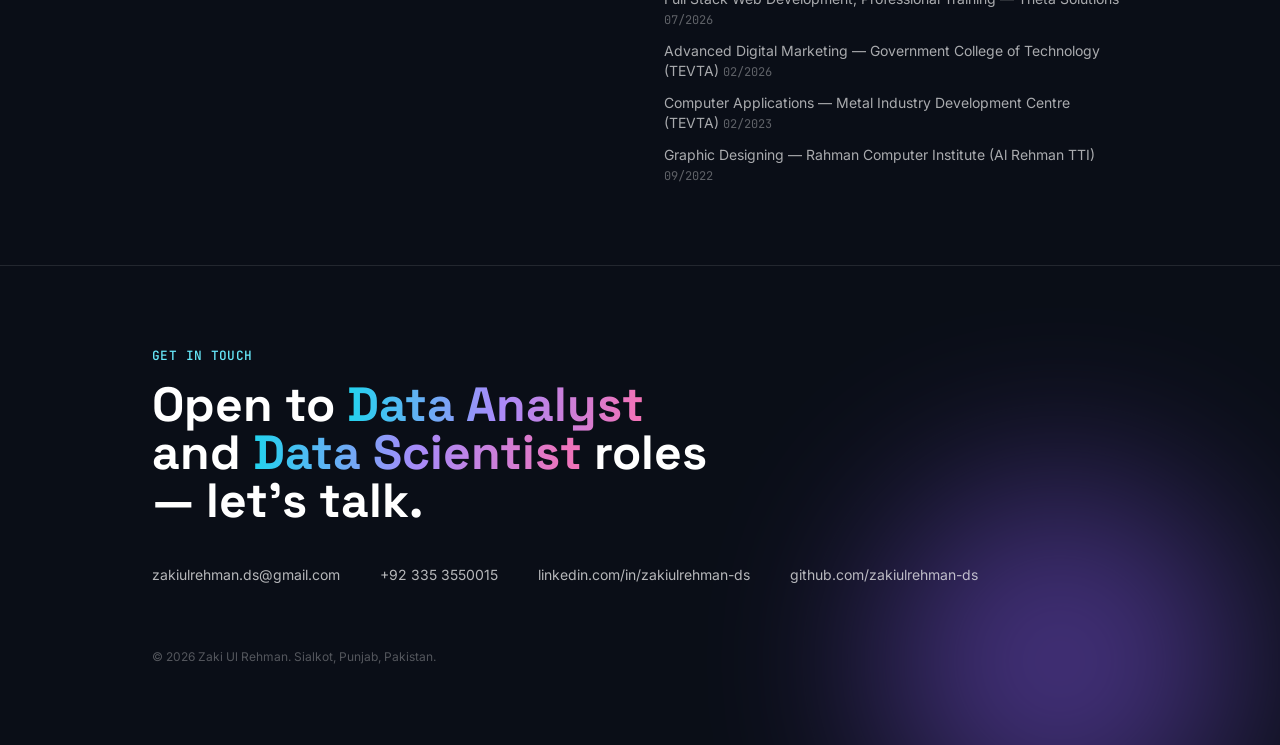
<file: index-modern.html>
<!DOCTYPE html>
<html lang="en">
<head>
<meta charset="UTF-8">
<meta name="viewport" content="width=device-width, initial-scale=1.0">
<title>Zaki Ul Rehman — Data Analyst & Data Scientist</title>
<meta name="description" content="Portfolio of Zaki Ul Rehman, Data Analyst & Data Scientist specializing in SQL, Python, Power BI, and Machine Learning.">

<link rel="preconnect" href="https://fonts.googleapis.com">
<link rel="preconnect" href="https://fonts.gstatic.com" crossorigin>
<link href="https://fonts.googleapis.com/css2?family=Space+Grotesk:wght@500;600;700&family=Inter:wght@400;500;600;700&family=JetBrains+Mono:wght@400;500;600&display=swap" rel="stylesheet">

<link rel="stylesheet" href="styles-modern.css">

<script src="https://code.jquery.com/jquery-3.7.1.min.js"></script>

<style>
  html { scroll-behavior: smooth; }

  body {
    background-color: #0A0E17;
  }

  .mono-tag {
    font-family: 'JetBrains Mono', monospace;
    font-size: 0.8rem;
    letter-spacing: 0.03em;
    font-weight: 500;
  }

  /* Blurred gradient mesh blobs for background depth */
  .mesh-blob {
    position: absolute;
    border-radius: 9999px;
    filter: blur(90px);
    opacity: 0.45;
    pointer-events: none;
  }

  .gradient-text {
    background: linear-gradient(90deg, #22D3EE 0%, #A78BFA 50%, #F472B6 100%);
    -webkit-background-clip: text;
    background-clip: text;
    color: transparent;
  }

  .glass {
    background: rgba(255,255,255,0.04);
    border: 1px solid rgba(255,255,255,0.08);
    backdrop-filter: blur(14px);
  }

  .glass-card {
    background: rgba(255,255,255,0.035);
    border: 1px solid rgba(255,255,255,0.09);
    backdrop-filter: blur(14px);
    transition: border-color 0.25s ease, transform 0.25s ease, box-shadow 0.25s ease, background 0.25s ease;
  }
  .glass-card:hover {
    background: rgba(255,255,255,0.06);
    transform: translateY(-4px);
    box-shadow: 0 20px 40px -20px rgba(34, 211, 238, 0.25);
  }

  .cat-ds { border-top: 2px solid #22D3EE; }
  .cat-da { border-top: 2px solid #FBBF24; }
  .cat-web { border-top: 2px solid #F472B6; }

  .btn-gradient {
    background: linear-gradient(90deg, #22D3EE 0%, #A78BFA 100%);
  }
  .btn-gradient:hover {
    background: linear-gradient(90deg, #67E8F9 0%, #C4B5FD 100%);
  }

  .nav-link {
    position: relative;
    color: rgba(255,255,255,0.65);
  }
  .nav-link:hover, .nav-link.active {
    color: #ffffff;
  }
  .nav-link::after {
    content: '';
    position: absolute;
    left: 0; right: 100%;
    bottom: -4px;
    height: 2px;
    border-radius: 2px;
    background: linear-gradient(90deg, #22D3EE, #A78BFA);
    transition: right 0.2s ease;
  }
  .nav-link:hover::after, .nav-link.active::after { right: 0; }

  .skill-chip {
    background: rgba(255,255,255,0.04);
    border: 1px solid rgba(255,255,255,0.1);
    transition: border-color 0.15s ease, transform 0.15s ease, background 0.15s ease;
  }
  .skill-chip:hover {
    transform: translateY(-2px);
    background: rgba(255,255,255,0.08);
  }

  .filter-btn {
    transition: all 0.15s ease;
    color: rgba(255,255,255,0.6);
  }
  .filter-btn.active {
    background: linear-gradient(90deg, #22D3EE, #A78BFA);
    color: #0A0E17;
    font-weight: 600;
    border-color: transparent;
  }

  .view-link { transition: gap 0.2s ease; }
  .glass-card:hover .view-link { gap: 0.5rem; }

  .reveal {
    opacity: 0;
    transform: translateY(16px);
    animation: reveal 0.75s cubic-bezier(0.16, 1, 0.3, 1) forwards;
  }
  .reveal-1 { animation-delay: 0.05s; }
  .reveal-2 { animation-delay: 0.18s; }
  .reveal-3 { animation-delay: 0.31s; }
  .reveal-4 { animation-delay: 0.44s; }
  .reveal-5 { animation-delay: 0.35s; }
  @keyframes reveal { to { opacity: 1; transform: translateY(0); } }

  @media (prefers-reduced-motion: reduce) {
    html { scroll-behavior: auto; }
    .glass-card, .skill-chip, .nav-link::after { transition: none; }
    .reveal { animation: none; opacity: 1; transform: none; }
  }

  ::selection { background: #A78BFA; color: #0A0E17; }

  a:focus-visible, button:focus-visible {
    outline: 2px solid #22D3EE;
    outline-offset: 2px;
  }
</style>
</head>

<body class="text-white/90 font-sans antialiased">

<!-- ============ NAV ============ -->
<header class="sticky top-0 z-50 glass">
  <nav class="max-w-5xl mx-auto px-6 flex items-center justify-between h-16">
    <a href="#top" class="font-display text-lg font-semibold tracking-tight text-white">Zaki Ul Rehman</a>

    <div class="hidden md:flex items-center gap-8 text-base font-medium">
      <a href="#about" class="nav-link">About</a>
      <a href="#experience" class="nav-link">Experience</a>
      <a href="#projects" class="nav-link">Projects</a>
      <a href="#skills" class="nav-link">Skills</a>
      <a href="#contact" class="ml-2 px-4 py-2 btn-gradient text-[#0A0E17] rounded-lg text-sm font-semibold transition-colors">Contact</a>
    </div>

    <button id="menuBtn" class="md:hidden p-2 text-white" aria-label="Open menu" aria-expanded="false">
      <svg id="menuIconOpen" class="w-6 h-6" fill="none" stroke="currentColor" viewBox="0 0 24 24"><path stroke-linecap="round" stroke-linejoin="round" stroke-width="1.75" d="M4 6h16M4 12h16M4 18h16"/></svg>
      <svg id="menuIconClose" class="w-6 h-6 hidden" fill="none" stroke="currentColor" viewBox="0 0 24 24"><path stroke-linecap="round" stroke-linejoin="round" stroke-width="1.75" d="M6 18L18 6M6 6l12 12"/></svg>
    </button>
  </nav>

  <div id="mobileMenu" class="hidden md:hidden border-t border-white/10">
    <div class="px-6 py-4 flex flex-col gap-4 text-base">
      <a href="#about" class="mobile-link text-white/80">About</a>
      <a href="#experience" class="mobile-link text-white/80">Experience</a>
      <a href="#projects" class="mobile-link text-white/80">Projects</a>
      <a href="#skills" class="mobile-link text-white/80">Skills</a>
      <a href="#contact" class="mobile-link font-semibold gradient-text">Contact</a>
    </div>
  </div>
</header>

<!-- ============ HERO ============ -->
<section id="top" class="relative overflow-hidden">
  <div class="mesh-blob w-[420px] h-[420px] bg-cyan-400 -top-32 -left-24"></div>
  <div class="mesh-blob w-[380px] h-[380px] bg-violet-500 top-20 right-0"></div>
  <div class="mesh-blob w-[320px] h-[320px] bg-pink-400 bottom-0 left-1/3"></div>

  <div class="max-w-5xl mx-auto px-6 pt-20 pb-16 md:pt-28 md:pb-24 grid md:grid-cols-5 gap-10 items-center relative">
    <div class="md:col-span-3">
      <p class="reveal reveal-1 mono-tag text-cyan-300 uppercase mb-4">Sialkot, Punjab, Pakistan</p>
      <h1 class="reveal reveal-2 font-display text-5xl md:text-7xl leading-[1.05] font-bold text-white">
        Turning raw data into <span class="gradient-text">decisions</span> people can act on.
      </h1>
      <p class="reveal reveal-3 mt-6 text-white/65 max-w-xl leading-relaxed text-lg md:text-xl">
        Data Analyst &amp; Data Scientist working across SQL, Python, and Power BI —
        cleaning messy datasets, building models, and shipping dashboards that hold up
        under real questions.
      </p>
      <div class="reveal reveal-4 mt-8 flex flex-wrap gap-3">
        <a href="#projects" class="px-5 py-3 btn-gradient text-[#0A0E17] rounded-lg text-sm font-semibold transition-colors">View projects</a>
        <a href="mailto:zakiulrehman.ds@gmail.com" class="px-5 py-3 glass rounded-lg text-sm font-medium text-white hover:border-cyan-300/50 transition-colors">Get in touch</a>
      </div>
    </div>

    <div class="reveal reveal-5 md:col-span-2">
      <div class="glass-card rounded-2xl p-6">
        <svg viewBox="0 0 320 220" class="w-full h-auto" role="img" aria-label="Illustrative data chart">
          <defs>
            <linearGradient id="barGrad1" x1="0" y1="0" x2="0" y2="1">
              <stop offset="0%" stop-color="#22D3EE"/>
              <stop offset="100%" stop-color="#0E7C86"/>
            </linearGradient>
            <linearGradient id="barGrad2" x1="0" y1="0" x2="0" y2="1">
              <stop offset="0%" stop-color="#F472B6"/>
              <stop offset="100%" stop-color="#A78BFA"/>
            </linearGradient>
          </defs>
          <line x1="20" y1="20" x2="20" y2="190" stroke="#FFFFFF" stroke-opacity="0.15"/>
          <line x1="20" y1="190" x2="300" y2="190" stroke="#FFFFFF" stroke-opacity="0.15"/>
          <rect x="40" y="140" width="26" height="50" fill="url(#barGrad1)" opacity="0.9" rx="3"/>
          <rect x="80" y="110" width="26" height="80" fill="url(#barGrad1)" opacity="0.9" rx="3"/>
          <rect x="120" y="150" width="26" height="40" fill="url(#barGrad1)" opacity="0.5" rx="3"/>
          <rect x="160" y="90" width="26" height="100" fill="url(#barGrad2)" rx="3"/>
          <rect x="200" y="120" width="26" height="70" fill="url(#barGrad1)" opacity="0.75" rx="3"/>
          <polyline points="53,130 93,95 133,135 173,70 213,105 253,60" fill="none" stroke="#ffffff" stroke-width="2"/>
          <circle cx="173" cy="70" r="4" fill="#F472B6"/>
          <circle cx="253" cy="60" r="4" fill="#22D3EE"/>
        </svg>
      </div>
    </div>
  </div>

  <div class="border-t border-white/10">
    <div class="max-w-5xl mx-auto px-6 py-6 flex flex-wrap gap-x-12 gap-y-3">
      <div class="flex items-baseline gap-2">
        <span class="font-display text-2xl font-bold gradient-text">7</span>
        <span class="mono-tag text-white/45 uppercase">Projects</span>
      </div>
      <div class="flex items-baseline gap-2">
        <span class="font-display text-2xl font-bold gradient-text">3</span>
        <span class="mono-tag text-white/45 uppercase">Roles</span>
      </div>
      <div class="flex items-baseline gap-2">
        <span class="font-display text-2xl font-bold gradient-text">5</span>
        <span class="mono-tag text-white/45 uppercase">Certifications</span>
      </div>
      <div class="flex items-baseline gap-2">
        <span class="font-display text-2xl font-bold gradient-text">10+</span>
        <span class="mono-tag text-white/45 uppercase">Tools &amp; Languages</span>
      </div>
    </div>
  </div>
</section>

<!-- ============ ABOUT ============ -->
<section id="about" class="max-w-5xl mx-auto px-6 py-16 md:py-20 border-t border-white/10">
  <p class="mono-tag text-cyan-300 uppercase mb-3">About</p>
  <p class="font-display text-3xl md:text-5xl leading-[1.15] max-w-3xl font-semibold text-white">
    Data professional using SQL, Python, and dashboarding tools to clean data,
    explore patterns, and translate analysis into clear findings.
  </p>
  <p class="mt-6 text-white/60 max-w-2xl leading-relaxed text-lg md:text-xl">
    Builds end-to-end projects across data preparation, exploratory analysis, regression, and
    classification, with additional exposure to database management and SQL query optimization
    from an IT internship. Brings a practical mix of analytical rigor and visual reporting that
    supports clearer decisions from complex datasets.
  </p>
</section>

<!-- ============ EXPERIENCE ============ -->
<section id="experience" class="border-t border-white/10">
  <div class="max-w-5xl mx-auto px-6 py-16 md:py-20">
    <p class="mono-tag text-cyan-300 uppercase mb-8">Experience</p>

    <div class="space-y-6">
      <div class="glass-card rounded-2xl p-6 md:p-8 grid md:grid-cols-4 gap-3 md:gap-8">
        <div class="md:col-span-1 text-white/40 text-sm font-mono">Feb 2026 — Present</div>
        <div class="md:col-span-3">
          <h3 class="font-display text-xl md:text-2xl font-semibold text-white">Marketing Analytics Specialist <span class="text-white/40 font-sans text-base font-normal">(Freelance) · Wear Xcel</span></h3>
          <ul class="mt-3 space-y-2 text-white/60 text-base leading-relaxed list-disc list-inside">
            <li>Managed 3 campaign optimizations per month in Meta Ads Manager for an e-commerce client, configuring audience segmentation, lookalike, and retargeting setups.</li>
            <li>Ran structured A/B tests on ad creatives and messaging to improve click-through and conversion performance.</li>
            <li>Tracked campaign results in Excel and Power BI, turning reporting into clear optimization decisions.</li>
          </ul>
        </div>
      </div>

      <div class="glass-card rounded-2xl p-6 md:p-8 grid md:grid-cols-4 gap-3 md:gap-8">
        <div class="md:col-span-1 text-white/40 text-sm font-mono">Jul 2026 — Present</div>
        <div class="md:col-span-3">
          <h3 class="font-display text-xl md:text-2xl font-semibold text-white">Marketing Analytics &amp; Content Associate <span class="text-white/40 font-sans text-base font-normal">· Acuren Surgical</span></h3>
          <ul class="mt-3 space-y-2 text-white/60 text-base leading-relaxed list-disc list-inside">
            <li>Manage Facebook and Instagram pages for a surgical instrument export brand, including a structured content calendar (Reels, carousels, product spotlights).</li>
            <li>Create and schedule content posts to support brand presence ahead of ad campaign launches.</li>
            <li>Read and report on Meta ad analytics to support marketing decisions.</li>
          </ul>
        </div>
      </div>

      <div class="glass-card rounded-2xl p-6 md:p-8 grid md:grid-cols-4 gap-3 md:gap-8">
        <div class="md:col-span-1 text-white/40 text-sm font-mono">Aug — Oct 2024</div>
        <div class="md:col-span-3">
          <h3 class="font-display text-xl md:text-2xl font-semibold text-white">IT Intern <span class="text-white/40 font-sans text-base font-normal">— Networking, Database Management &amp; SQL Development · Opal Marketing &amp; Industry LLC, Muscat</span></h3>
          <ul class="mt-3 space-y-2 text-white/60 text-base leading-relaxed list-disc list-inside">
            <li>Wrote SQL queries to support internal reporting needs and improve access to operational data.</li>
            <li>Optimized query performance through routine indexing and query tuning under IT supervision.</li>
            <li>Generated executive reports in Power BI to support internal decision-making.</li>
          </ul>
        </div>
      </div>
    </div>
  </div>
</section>

<!-- ============ PROJECTS ============ -->
<section id="projects" class="border-t border-white/10">
  <div class="max-w-5xl mx-auto px-6 py-16 md:py-20">
    <div class="flex flex-wrap items-end justify-between gap-4 mb-3">
      <p class="mono-tag text-cyan-300 uppercase">Technical Projects</p>
      <div class="flex gap-2 text-sm" id="filterBar">
        <button class="filter-btn active px-3 py-1.5 rounded-lg border border-white/15" data-filter="all">All</button>
        <button class="filter-btn px-3 py-1.5 rounded-lg border border-white/15" data-filter="ds">Data Science</button>
        <button class="filter-btn px-3 py-1.5 rounded-lg border border-white/15" data-filter="da">Data Analytics</button>
        <button class="filter-btn px-3 py-1.5 rounded-lg border border-white/15" data-filter="web">Web Dev</button>
      </div>
    </div>
    <p class="text-white/40 text-sm mb-8">Click any project to open the real file — notebook, dashboard, or schema.</p>

    <div class="grid md:grid-cols-2 gap-5" id="projectGrid">

      <a href="projects/housing-price-prediction.html" target="_blank" rel="noopener" class="glass-card cat-ds group block rounded-2xl p-6" data-cat="ds">
        <div class="flex flex-wrap items-center gap-2 mb-3">
          <span class="mono-tag px-2 py-0.5 rounded bg-cyan-400/10 text-cyan-300">Data Science</span>
          <span class="mono-tag text-white/35">Python · Scikit-learn</span>
        </div>
        <h3 class="font-display text-xl md:text-2xl font-semibold text-white">California Housing Price Prediction</h3>
        <p class="mt-3 text-base text-white/60 leading-relaxed">
          Cleaned and engineered features (rooms/bedrooms/population per household) from a
          real estate dataset; encoded categorical variables. Trained and compared Linear
          Regression, Ridge Regression, and Random Forest models, evaluating performance
          with MAE, RMSE, and R² to select the best-fitting model.
        </p>
        <span class="view-link mt-4 inline-flex items-center gap-1 text-cyan-300 font-semibold text-sm">
          Open notebook <svg class="w-4 h-4" fill="none" stroke="currentColor" viewBox="0 0 24 24"><path stroke-linecap="round" stroke-linejoin="round" stroke-width="2" d="M17 8l4 4m0 0l-4 4m4-4H3"/></svg>
        </span>
      </a>

      <a href="projects/credit-card-fraud-detection.html" target="_blank" rel="noopener" class="glass-card cat-ds group block rounded-2xl p-6" data-cat="ds">
        <div class="flex flex-wrap items-center gap-2 mb-3">
          <span class="mono-tag px-2 py-0.5 rounded bg-cyan-400/10 text-cyan-300">Data Science</span>
          <span class="mono-tag text-white/35">Python · Scikit-learn</span>
        </div>
        <h3 class="font-display text-xl md:text-2xl font-semibold text-white">Credit Card Fraud Detection</h3>
        <p class="mt-3 text-base text-white/60 leading-relaxed">
          Built a Logistic Regression classifier on a highly imbalanced transaction dataset,
          using stratified train/test splitting to preserve class ratios. Evaluated performance
          using confusion matrix and classification report; identified class imbalance as the
          key limitation and applied class-weighting to address it.
        </p>
        <span class="view-link mt-4 inline-flex items-center gap-1 text-cyan-300 font-semibold text-sm">
          Open notebook <svg class="w-4 h-4" fill="none" stroke="currentColor" viewBox="0 0 24 24"><path stroke-linecap="round" stroke-linejoin="round" stroke-width="2" d="M17 8l4 4m0 0l-4 4m4-4H3"/></svg>
        </span>
      </a>

      <a href="projects/retail-data-cleaning-eda.html" target="_blank" rel="noopener" class="glass-card cat-da group block rounded-2xl p-6" data-cat="da">
        <div class="flex flex-wrap items-center gap-2 mb-3">
          <span class="mono-tag px-2 py-0.5 rounded bg-amber-400/10 text-amber-300">Data Analytics</span>
          <span class="mono-tag text-white/35">Python · Pandas · Seaborn</span>
        </div>
        <h3 class="font-display text-xl md:text-2xl font-semibold text-white">Retail Customer Data Cleaning &amp; EDA</h3>
        <p class="mt-3 text-base text-white/60 leading-relaxed">
          Cleaned inconsistent categorical data, imputed missing values, detected outliers
          (IQR method), engineered features (Avg_Item_Cost, Age_Group), and visualized
          spending patterns across customer segments.
        </p>
        <span class="view-link mt-4 inline-flex items-center gap-1 text-amber-300 font-semibold text-sm">
          Open notebook <svg class="w-4 h-4" fill="none" stroke="currentColor" viewBox="0 0 24 24"><path stroke-linecap="round" stroke-linejoin="round" stroke-width="2" d="M17 8l4 4m0 0l-4 4m4-4H3"/></svg>
        </span>
      </a>

      <a href="projects/personal-finance-investment-dashboard.xlsx" download class="glass-card cat-da group block rounded-2xl p-6" data-cat="da">
        <div class="flex flex-wrap items-center gap-2 mb-3">
          <span class="mono-tag px-2 py-0.5 rounded bg-amber-400/10 text-amber-300">Data Analytics</span>
          <span class="mono-tag text-white/35">Excel</span>
        </div>
        <h3 class="font-display text-xl md:text-2xl font-semibold text-white">Personal Finance &amp; Investment Behavior Dashboard</h3>
        <p class="mt-3 text-base text-white/60 leading-relaxed">
          Built pivot-based breakdowns of investment behavior (gold, mutual funds, fixed
          deposits, bonds) segmented by gender and stated financial objectives.
        </p>
        <span class="view-link mt-4 inline-flex items-center gap-1 text-amber-300 font-semibold text-sm">
          Download .xlsx <svg class="w-4 h-4" fill="none" stroke="currentColor" viewBox="0 0 24 24"><path stroke-linecap="round" stroke-linejoin="round" stroke-width="2" d="M4 16v2a2 2 0 002 2h12a2 2 0 002-2v-2M7 10l5 5 5-5M12 15V3"/></svg>
        </span>
      </a>

      <a href="projects/credit-card-customer-dashboard.pbix" download class="glass-card cat-da group block rounded-2xl p-6" data-cat="da">
        <div class="flex flex-wrap items-center gap-2 mb-3">
          <span class="mono-tag px-2 py-0.5 rounded bg-amber-400/10 text-amber-300">Data Analytics</span>
          <span class="mono-tag text-white/35">Power BI</span>
        </div>
        <h3 class="font-display text-xl md:text-2xl font-semibold text-white">Credit Card Customer Analytics Dashboard</h3>
        <p class="mt-3 text-base text-white/60 leading-relaxed">
          Built an interactive Power BI report analyzing customer revenue, interest earned,
          and transaction activity across age, income, education, job, and marital status.
        </p>
        <span class="view-link mt-4 inline-flex items-center gap-1 text-amber-300 font-semibold text-sm">
          Download .pbix <svg class="w-4 h-4" fill="none" stroke="currentColor" viewBox="0 0 24 24"><path stroke-linecap="round" stroke-linejoin="round" stroke-width="2" d="M4 16v2a2 2 0 002 2h12a2 2 0 002-2v-2M7 10l5 5 5-5M12 15V3"/></svg>
        </span>
      </a>

      <a href="projects/student-management-system.sql" download class="glass-card cat-da group block rounded-2xl p-6" data-cat="da">
        <div class="flex flex-wrap items-center gap-2 mb-3">
          <span class="mono-tag px-2 py-0.5 rounded bg-amber-400/10 text-amber-300">Data Analytics</span>
          <span class="mono-tag text-white/35">Oracle SQL</span>
        </div>
        <h3 class="font-display text-xl md:text-2xl font-semibold text-white">Student Management System</h3>
        <p class="mt-3 text-base text-white/60 leading-relaxed">
          Designed a normalized relational schema (Departments, Students, Courses, Enrollments)
          with primary/foreign keys and constraints; implemented CRUD, aggregate queries, and
          INNER/LEFT/RIGHT JOINs.
        </p>
        <span class="view-link mt-4 inline-flex items-center gap-1 text-amber-300 font-semibold text-sm">
          Download .sql <svg class="w-4 h-4" fill="none" stroke="currentColor" viewBox="0 0 24 24"><path stroke-linecap="round" stroke-linejoin="round" stroke-width="2" d="M4 16v2a2 2 0 002 2h12a2 2 0 002-2v-2M7 10l5 5 5-5M12 15V3"/></svg>
        </span>
      </a>

      <article class="glass-card cat-web rounded-2xl p-6 md:col-span-2" data-cat="web">
        <div class="flex flex-wrap items-center gap-2 mb-3">
          <span class="mono-tag px-2 py-0.5 rounded bg-pink-400/10 text-pink-300">Web Dev</span>
          <span class="mono-tag text-white/35">Laravel · MySQL</span>
        </div>
        <h3 class="font-display text-xl md:text-2xl font-semibold text-white">Digital Bus Station</h3>
        <p class="mt-3 text-base text-white/60 leading-relaxed">
          Customized and deployed a full-stack bus ticket booking platform automating
          real-time scheduling and seat allocation. Final year capstone project, Govt. Murray
          Graduate College.
        </p>
        <span class="mt-4 inline-block text-white/35 text-sm italic">Not currently live-hosted — code available on request</span>
      </article>

    </div>

    <p class="mt-8 text-sm text-white/40">
      More work and code on
      <a href="https://github.com/zakiulrehman-ds" target="_blank" rel="noopener" class="text-cyan-300 hover:text-pink-300 underline underline-offset-2">github.com/zakiulrehman-ds</a>.
    </p>
  </div>
</section>

<!-- ============ SKILLS ============ -->
<section id="skills" class="border-t border-white/10">
  <div class="max-w-5xl mx-auto px-6 py-16 md:py-20">
    <p class="mono-tag text-cyan-300 uppercase mb-8">Core Skills</p>

    <div class="grid md:grid-cols-2 gap-x-10 gap-y-8">
      <div>
        <h4 class="font-display text-xl font-semibold mb-4 text-white">Technical Skills</h4>
        <div class="flex flex-wrap gap-2">
          <span class="skill-chip mono-tag px-3 py-1.5 rounded-lg text-sm text-white/80">SQL</span>
          <span class="skill-chip mono-tag px-3 py-1.5 rounded-lg text-sm text-white/80">Python</span>
          <span class="skill-chip mono-tag px-3 py-1.5 rounded-lg text-sm text-white/80">Power BI</span>
          <span class="skill-chip mono-tag px-3 py-1.5 rounded-lg text-sm text-white/80">Tableau</span>
          <span class="skill-chip mono-tag px-3 py-1.5 rounded-lg text-sm text-white/80">Excel</span>
          <span class="skill-chip mono-tag px-3 py-1.5 rounded-lg text-sm text-white/80">BigQuery</span>
          <span class="skill-chip mono-tag px-3 py-1.5 rounded-lg text-sm text-white/80">Matplotlib</span>
          <span class="skill-chip mono-tag px-3 py-1.5 rounded-lg text-sm text-white/80">Seaborn</span>
          <span class="skill-chip mono-tag px-3 py-1.5 rounded-lg text-sm text-white/80">NumPy</span>
          <span class="skill-chip mono-tag px-3 py-1.5 rounded-lg text-sm text-white/80">Pandas</span>
        </div>
      </div>

      <div>
        <h4 class="font-display text-xl font-semibold mb-4 text-white">Analytics &amp; Modeling</h4>
        <div class="flex flex-wrap gap-2">
          <span class="skill-chip mono-tag px-3 py-1.5 rounded-lg text-sm text-white/80">Data Modeling</span>
          <span class="skill-chip mono-tag px-3 py-1.5 rounded-lg text-sm text-white/80">Predictive Modeling</span>
          <span class="skill-chip mono-tag px-3 py-1.5 rounded-lg text-sm text-white/80">Statistics</span>
          <span class="skill-chip mono-tag px-3 py-1.5 rounded-lg text-sm text-white/80">EDA</span>
        </div>
      </div>

      <div>
        <h4 class="font-display text-xl font-semibold mb-4 text-white">Machine Learning</h4>
        <div class="flex flex-wrap gap-2">
          <span class="skill-chip mono-tag px-3 py-1.5 rounded-lg text-sm text-white/80">Scikit-learn</span>
          <span class="skill-chip mono-tag px-3 py-1.5 rounded-lg text-sm text-white/80">Feature Engineering</span>
          <span class="skill-chip mono-tag px-3 py-1.5 rounded-lg text-sm text-white/80">Regression Analysis</span>
          <span class="skill-chip mono-tag px-3 py-1.5 rounded-lg text-sm text-white/80">Classification Modeling</span>
        </div>
      </div>

      <div>
        <h4 class="font-display text-xl font-semibold mb-4 text-white">Marketing Analytics</h4>
        <div class="flex flex-wrap gap-2">
          <span class="skill-chip mono-tag px-3 py-1.5 rounded-lg text-sm text-white/80">Meta Ads Manager</span>
          <span class="skill-chip mono-tag px-3 py-1.5 rounded-lg text-sm text-white/80">DAX</span>
          <span class="skill-chip mono-tag px-3 py-1.5 rounded-lg text-sm text-white/80">Power Query</span>
          <span class="skill-chip mono-tag px-3 py-1.5 rounded-lg text-sm text-white/80">Attribution Analysis</span>
          <span class="skill-chip mono-tag px-3 py-1.5 rounded-lg text-sm text-white/80">A/B Testing</span>
          <span class="skill-chip mono-tag px-3 py-1.5 rounded-lg text-sm text-white/80">Campaign Reporting</span>
        </div>
      </div>
    </div>
  </div>
</section>

<!-- ============ EDUCATION + CERTIFICATIONS ============ -->
<section class="border-t border-white/10">
  <div class="max-w-5xl mx-auto px-6 py-16 md:py-20 grid md:grid-cols-2 gap-12">
    <div>
      <p class="mono-tag text-cyan-300 uppercase mb-6">Education</p>
      <h3 class="font-display text-lg font-semibold text-white">Bachelor of Science, Information Technology</h3>
      <p class="text-sm text-white/50 mt-1">University of Gujrat, Pakistan · May 2026</p>
    </div>

    <div>
      <p class="mono-tag text-cyan-300 uppercase mb-6">Certifications</p>
      <ul class="space-y-3 text-sm text-white/65">
        <li>Data Science, Professional Certification — Dev Valley Gujranwala (PSDF) <span class="text-white/35 font-mono text-xs">09/2026</span></li>
        <li>Full Stack Web Development, Professional Training — Theta Solutions <span class="text-white/35 font-mono text-xs">07/2026</span></li>
        <li>Advanced Digital Marketing — Government College of Technology (TEVTA) <span class="text-white/35 font-mono text-xs">02/2026</span></li>
        <li>Computer Applications — Metal Industry Development Centre (TEVTA) <span class="text-white/35 font-mono text-xs">02/2023</span></li>
        <li>Graphic Designing — Rahman Computer Institute (Al Rehman TTI) <span class="text-white/35 font-mono text-xs">09/2022</span></li>
      </ul>
    </div>
  </div>
</section>

<!-- ============ CONTACT / FOOTER ============ -->
<footer id="contact" class="border-t border-white/10 relative overflow-hidden">
  <div class="mesh-blob w-[360px] h-[360px] bg-violet-500 -bottom-24 right-10"></div>
  <div class="max-w-5xl mx-auto px-6 py-16 md:py-20 relative">
    <p class="mono-tag text-cyan-300 uppercase mb-4">Get in touch</p>
    <h2 class="font-display text-3xl md:text-5xl font-bold max-w-xl leading-tight text-white">
      Open to <span class="gradient-text">Data Analyst</span> and <span class="gradient-text">Data Scientist</span> roles — let's talk.
    </h2>

    <div class="mt-10 flex flex-wrap gap-x-10 gap-y-4 text-sm text-white/70">
      <a href="mailto:zakiulrehman.ds@gmail.com" class="hover:text-cyan-300 transition-colors">zakiulrehman.ds@gmail.com</a>
      <a href="tel:+923353550015" class="hover:text-cyan-300 transition-colors">+92 335 3550015</a>
      <a href="https://linkedin.com/in/zakiulrehman-ds" target="_blank" rel="noopener" class="hover:text-cyan-300 transition-colors">linkedin.com/in/zakiulrehman-ds</a>
      <a href="https://github.com/zakiulrehman-ds" target="_blank" rel="noopener" class="hover:text-cyan-300 transition-colors">github.com/zakiulrehman-ds</a>
    </div>

    <p class="mt-16 text-xs text-white/30">© 2026 Zaki Ul Rehman. Sialkot, Punjab, Pakistan.</p>
  </div>
</footer>

<script>
$(function () {
  $('#menuBtn').on('click', function () {
    const expanded = $(this).attr('aria-expanded') === 'true';
    $(this).attr('aria-expanded', String(!expanded));
    $('#mobileMenu').slideToggle(150);
    $('#menuIconOpen, #menuIconClose').toggleClass('hidden');
  });

  $('.mobile-link').on('click', function () {
    $('#mobileMenu').slideUp(150);
    $('#menuIconOpen, #menuIconClose').toggleClass('hidden');
    $('#menuBtn').attr('aria-expanded', 'false');
  });

  $('.filter-btn').on('click', function () {
    const filter = $(this).data('filter');
    $('.filter-btn').removeClass('active');
    $(this).addClass('active');

    $('#projectGrid > *').each(function () {
      const cat = $(this).data('cat');
      if (filter === 'all' || cat === filter) {
        $(this).show();
      } else {
        $(this).hide();
      }
    });
  });

  const sections = $('section[id], footer[id]');
  const navLinks = $('.nav-link');

  $(window).on('scroll', function () {
    let current = '';
    sections.each(function () {
      const top = $(this).offset().top - 100;
      if ($(window).scrollTop() >= top) {
        current = $(this).attr('id');
      }
    });
    navLinks.removeClass('active');
    navLinks.filter(`[href="#${current}"]`).addClass('active');
  });
});
</script>

</body>
</html>
</file>
<file: styles.css>
*,:after,:before{--tw-border-spacing-x:0;--tw-border-spacing-y:0;--tw-translate-x:0;--tw-translate-y:0;--tw-rotate:0;--tw-skew-x:0;--tw-skew-y:0;--tw-scale-x:1;--tw-scale-y:1;--tw-pan-x: ;--tw-pan-y: ;--tw-pinch-zoom: ;--tw-scroll-snap-strictness:proximity;--tw-gradient-from-position: ;--tw-gradient-via-position: ;--tw-gradient-to-position: ;--tw-ordinal: ;--tw-slashed-zero: ;--tw-numeric-figure: ;--tw-numeric-spacing: ;--tw-numeric-fraction: ;--tw-ring-inset: ;--tw-ring-offset-width:0px;--tw-ring-offset-color:#fff;--tw-ring-color:rgba(59,130,246,.5);--tw-ring-offset-shadow:0 0 #0000;--tw-ring-shadow:0 0 #0000;--tw-shadow:0 0 #0000;--tw-shadow-colored:0 0 #0000;--tw-blur: ;--tw-brightness: ;--tw-contrast: ;--tw-grayscale: ;--tw-hue-rotate: ;--tw-invert: ;--tw-saturate: ;--tw-sepia: ;--tw-drop-shadow: ;--tw-backdrop-blur: ;--tw-backdrop-brightness: ;--tw-backdrop-contrast: ;--tw-backdrop-grayscale: ;--tw-backdrop-hue-rotate: ;--tw-backdrop-invert: ;--tw-backdrop-opacity: ;--tw-backdrop-saturate: ;--tw-backdrop-sepia: ;--tw-contain-size: ;--tw-contain-layout: ;--tw-contain-paint: ;--tw-contain-style: }::backdrop{--tw-border-spacing-x:0;--tw-border-spacing-y:0;--tw-translate-x:0;--tw-translate-y:0;--tw-rotate:0;--tw-skew-x:0;--tw-skew-y:0;--tw-scale-x:1;--tw-scale-y:1;--tw-pan-x: ;--tw-pan-y: ;--tw-pinch-zoom: ;--tw-scroll-snap-strictness:proximity;--tw-gradient-from-position: ;--tw-gradient-via-position: ;--tw-gradient-to-position: ;--tw-ordinal: ;--tw-slashed-zero: ;--tw-numeric-figure: ;--tw-numeric-spacing: ;--tw-numeric-fraction: ;--tw-ring-inset: ;--tw-ring-offset-width:0px;--tw-ring-offset-color:#fff;--tw-ring-color:rgba(59,130,246,.5);--tw-ring-offset-shadow:0 0 #0000;--tw-ring-shadow:0 0 #0000;--tw-shadow:0 0 #0000;--tw-shadow-colored:0 0 #0000;--tw-blur: ;--tw-brightness: ;--tw-contrast: ;--tw-grayscale: ;--tw-hue-rotate: ;--tw-invert: ;--tw-saturate: ;--tw-sepia: ;--tw-drop-shadow: ;--tw-backdrop-blur: ;--tw-backdrop-brightness: ;--tw-backdrop-contrast: ;--tw-backdrop-grayscale: ;--tw-backdrop-hue-rotate: ;--tw-backdrop-invert: ;--tw-backdrop-opacity: ;--tw-backdrop-saturate: ;--tw-backdrop-sepia: ;--tw-contain-size: ;--tw-contain-layout: ;--tw-contain-paint: ;--tw-contain-style: }/*! tailwindcss v3.4.19 | MIT License | https://tailwindcss.com*/*,:after,:before{box-sizing:border-box;border:0 solid #e5e7eb}:after,:before{--tw-content:""}:host,html{line-height:1.5;-webkit-text-size-adjust:100%;-moz-tab-size:4;-o-tab-size:4;tab-size:4;font-family:Inter,sans-serif;font-feature-settings:normal;font-variation-settings:normal;-webkit-tap-highlight-color:transparent}body{margin:0;line-height:inherit}hr{height:0;color:inherit;border-top-width:1px}abbr:where([title]){-webkit-text-decoration:underline dotted;text-decoration:underline dotted}h1,h2,h3,h4,h5,h6{font-size:inherit;font-weight:inherit}a{color:inherit;text-decoration:inherit}b,strong{font-weight:bolder}code,kbd,pre,samp{font-family:JetBrains Mono,monospace;font-feature-settings:normal;font-variation-settings:normal;font-size:1em}small{font-size:80%}sub,sup{font-size:75%;line-height:0;position:relative;vertical-align:baseline}sub{bottom:-.25em}sup{top:-.5em}table{text-indent:0;border-color:inherit;border-collapse:collapse}button,input,optgroup,select,textarea{font-family:inherit;font-feature-settings:inherit;font-variation-settings:inherit;font-size:100%;font-weight:inherit;line-height:inherit;letter-spacing:inherit;color:inherit;margin:0;padding:0}button,select{text-transform:none}button,input:where([type=button]),input:where([type=reset]),input:where([type=submit]){-webkit-appearance:button;background-color:transparent;background-image:none}:-moz-focusring{outline:auto}:-moz-ui-invalid{box-shadow:none}progress{vertical-align:baseline}::-webkit-inner-spin-button,::-webkit-outer-spin-button{height:auto}[type=search]{-webkit-appearance:textfield;outline-offset:-2px}::-webkit-search-decoration{-webkit-appearance:none}::-webkit-file-upload-button{-webkit-appearance:button;font:inherit}summary{display:list-item}blockquote,dd,dl,figure,h1,h2,h3,h4,h5,h6,hr,p,pre{margin:0}fieldset{margin:0}fieldset,legend{padding:0}menu,ol,ul{list-style:none;margin:0;padding:0}dialog{padding:0}textarea{resize:vertical}input::-moz-placeholder,textarea::-moz-placeholder{opacity:1;color:#9ca3af}input::placeholder,textarea::placeholder{opacity:1;color:#9ca3af}[role=button],button{cursor:pointer}:disabled{cursor:default}audio,canvas,embed,iframe,img,object,svg,video{display:block;vertical-align:middle}img,video{max-width:100%;height:auto}[hidden]:where(:not([hidden=until-found])){display:none}.fixed{position:fixed}.absolute{position:absolute}.relative{position:relative}.sticky{position:sticky}.-bottom-24{bottom:-6rem}.-left-24{left:-6rem}.-top-32{top:-8rem}.bottom-0{bottom:0}.left-1\/3{left:33.333333%}.right-0{right:0}.right-10{right:2.5rem}.top-0{top:0}.top-20{top:5rem}.z-50{z-index:50}.mx-auto{margin-left:auto;margin-right:auto}.mb-3{margin-bottom:.75rem}.mb-4{margin-bottom:1rem}.mb-6{margin-bottom:1.5rem}.mb-8{margin-bottom:2rem}.ml-2{margin-left:.5rem}.mt-1{margin-top:.25rem}.mt-10{margin-top:2.5rem}.mt-16{margin-top:4rem}.mt-3{margin-top:.75rem}.mt-4{margin-top:1rem}.mt-6{margin-top:1.5rem}.mt-8{margin-top:2rem}.block{display:block}.inline-block{display:inline-block}.flex{display:flex}.inline-flex{display:inline-flex}.grid{display:grid}.hidden{display:none}.h-16{height:4rem}.h-4{height:1rem}.h-6{height:1.5rem}.h-\[320px\]{height:320px}.h-\[360px\]{height:360px}.h-\[380px\]{height:380px}.h-\[420px\]{height:420px}.h-auto{height:auto}.w-4{width:1rem}.w-6{width:1.5rem}.w-\[320px\]{width:320px}.w-\[360px\]{width:360px}.w-\[380px\]{width:380px}.w-\[420px\]{width:420px}.w-full{width:100%}.max-w-2xl{max-width:42rem}.max-w-3xl{max-width:48rem}.max-w-5xl{max-width:64rem}.max-w-xl{max-width:36rem}.transform{transform:translate(var(--tw-translate-x),var(--tw-translate-y)) rotate(var(--tw-rotate)) skewX(var(--tw-skew-x)) skewY(var(--tw-skew-y)) scaleX(var(--tw-scale-x)) scaleY(var(--tw-scale-y))}.list-inside{list-style-position:inside}.list-disc{list-style-type:disc}.flex-col{flex-direction:column}.flex-wrap{flex-wrap:wrap}.items-end{align-items:flex-end}.items-center{align-items:center}.items-baseline{align-items:baseline}.justify-between{justify-content:space-between}.gap-1{gap:.25rem}.gap-10{gap:2.5rem}.gap-12{gap:3rem}.gap-2{gap:.5rem}.gap-3{gap:.75rem}.gap-4{gap:1rem}.gap-5{gap:1.25rem}.gap-8{gap:2rem}.gap-x-10{-moz-column-gap:2.5rem;column-gap:2.5rem}.gap-x-12{-moz-column-gap:3rem;column-gap:3rem}.gap-y-3{row-gap:.75rem}.gap-y-4{row-gap:1rem}.gap-y-8{row-gap:2rem}.space-y-2>:not([hidden])~:not([hidden]){--tw-space-y-reverse:0;margin-top:calc(.5rem*(1 - var(--tw-space-y-reverse)));margin-bottom:calc(.5rem*var(--tw-space-y-reverse))}.space-y-3>:not([hidden])~:not([hidden]){--tw-space-y-reverse:0;margin-top:calc(.75rem*(1 - var(--tw-space-y-reverse)));margin-bottom:calc(.75rem*var(--tw-space-y-reverse))}.space-y-6>:not([hidden])~:not([hidden]){--tw-space-y-reverse:0;margin-top:calc(1.5rem*(1 - var(--tw-space-y-reverse)));margin-bottom:calc(1.5rem*var(--tw-space-y-reverse))}.overflow-hidden{overflow:hidden}.rounded{border-radius:.25rem}.rounded-2xl{border-radius:1rem}.rounded-lg{border-radius:.5rem}.border{border-width:1px}.border-t{border-top-width:1px}.border-white\/10{border-color:hsla(0,0%,100%,.1)}.border-white\/15{border-color:hsla(0,0%,100%,.15)}.bg-amber-400\/10{background-color:rgba(251,191,36,.1)}.bg-cyan-400{--tw-bg-opacity:1;background-color:rgb(34 211 238/var(--tw-bg-opacity,1))}.bg-cyan-400\/10{background-color:rgba(34,211,238,.1)}.bg-pink-400{--tw-bg-opacity:1;background-color:rgb(244 114 182/var(--tw-bg-opacity,1))}.bg-pink-400\/10{background-color:rgba(244,114,182,.1)}.bg-violet-500{--tw-bg-opacity:1;background-color:rgb(139 92 246/var(--tw-bg-opacity,1))}.p-2{padding:.5rem}.p-6{padding:1.5rem}.px-2{padding-left:.5rem;padding-right:.5rem}.px-3{padding-left:.75rem;padding-right:.75rem}.px-4{padding-left:1rem;padding-right:1rem}.px-5{padding-left:1.25rem;padding-right:1.25rem}.px-6{padding-left:1.5rem;padding-right:1.5rem}.py-0\.5{padding-top:.125rem;padding-bottom:.125rem}.py-1\.5{padding-top:.375rem;padding-bottom:.375rem}.py-16{padding-top:4rem;padding-bottom:4rem}.py-2{padding-top:.5rem;padding-bottom:.5rem}.py-3{padding-top:.75rem;padding-bottom:.75rem}.py-4{padding-top:1rem;padding-bottom:1rem}.py-6{padding-top:1.5rem;padding-bottom:1.5rem}.pb-16{padding-bottom:4rem}.pt-20{padding-top:5rem}.font-display{font-family:Space Grotesk,sans-serif}.font-mono{font-family:JetBrains Mono,monospace}.font-sans{font-family:Inter,sans-serif}.text-2xl{font-size:1.5rem;line-height:2rem}.text-3xl{font-size:1.875rem;line-height:2.25rem}.text-5xl{font-size:3rem;line-height:1}.text-base{font-size:1rem;line-height:1.5rem}.text-lg{font-size:1.125rem;line-height:1.75rem}.text-sm{font-size:.875rem;line-height:1.25rem}.text-xl{font-size:1.25rem;line-height:1.75rem}.text-xs{font-size:.75rem;line-height:1rem}.font-bold{font-weight:700}.font-medium{font-weight:500}.font-normal{font-weight:400}.font-semibold{font-weight:600}.uppercase{text-transform:uppercase}.italic{font-style:italic}.leading-\[1\.05\]{line-height:1.05}.leading-\[1\.15\]{line-height:1.15}.leading-relaxed{line-height:1.625}.leading-tight{line-height:1.25}.tracking-tight{letter-spacing:-.025em}.text-\[\#0A0E17\]{--tw-text-opacity:1;color:rgb(10 14 23/var(--tw-text-opacity,1))}.text-amber-300{--tw-text-opacity:1;color:rgb(252 211 77/var(--tw-text-opacity,1))}.text-cyan-300{--tw-text-opacity:1;color:rgb(103 232 249/var(--tw-text-opacity,1))}.text-pink-300{--tw-text-opacity:1;color:rgb(249 168 212/var(--tw-text-opacity,1))}.text-white{--tw-text-opacity:1;color:rgb(255 255 255/var(--tw-text-opacity,1))}.text-white\/30{color:hsla(0,0%,100%,.3)}.text-white\/35{color:hsla(0,0%,100%,.35)}.text-white\/40{color:hsla(0,0%,100%,.4)}.text-white\/45{color:hsla(0,0%,100%,.45)}.text-white\/50{color:hsla(0,0%,100%,.5)}.text-white\/60{color:hsla(0,0%,100%,.6)}.text-white\/65{color:hsla(0,0%,100%,.65)}.text-white\/70{color:hsla(0,0%,100%,.7)}.text-white\/80{color:hsla(0,0%,100%,.8)}.text-white\/90{color:hsla(0,0%,100%,.9)}.underline{text-decoration-line:underline}.underline-offset-2{text-underline-offset:2px}.antialiased{-webkit-font-smoothing:antialiased;-moz-osx-font-smoothing:grayscale}.outline{outline-style:solid}.blur{--tw-blur:blur(8px)}.blur,.filter{filter:var(--tw-blur) var(--tw-brightness) var(--tw-contrast) var(--tw-grayscale) var(--tw-hue-rotate) var(--tw-invert) var(--tw-saturate) var(--tw-sepia) var(--tw-drop-shadow)}.backdrop-filter{-webkit-backdrop-filter:var(--tw-backdrop-blur) var(--tw-backdrop-brightness) var(--tw-backdrop-contrast) var(--tw-backdrop-grayscale) var(--tw-backdrop-hue-rotate) var(--tw-backdrop-invert) var(--tw-backdrop-opacity) var(--tw-backdrop-saturate) var(--tw-backdrop-sepia);backdrop-filter:var(--tw-backdrop-blur) var(--tw-backdrop-brightness) var(--tw-backdrop-contrast) var(--tw-backdrop-grayscale) var(--tw-backdrop-hue-rotate) var(--tw-backdrop-invert) var(--tw-backdrop-opacity) var(--tw-backdrop-saturate) var(--tw-backdrop-sepia)}.transition{transition-property:color,background-color,border-color,text-decoration-color,fill,stroke,opacity,box-shadow,transform,filter,-webkit-backdrop-filter;transition-property:color,background-color,border-color,text-decoration-color,fill,stroke,opacity,box-shadow,transform,filter,backdrop-filter;transition-property:color,background-color,border-color,text-decoration-color,fill,stroke,opacity,box-shadow,transform,filter,backdrop-filter,-webkit-backdrop-filter;transition-timing-function:cubic-bezier(.4,0,.2,1);transition-duration:.15s}.transition-colors{transition-property:color,background-color,border-color,text-decoration-color,fill,stroke;transition-timing-function:cubic-bezier(.4,0,.2,1);transition-duration:.15s}.hover\:border-cyan-300\/50:hover{border-color:rgba(103,232,249,.5)}.hover\:text-cyan-300:hover{--tw-text-opacity:1;color:rgb(103 232 249/var(--tw-text-opacity,1))}.hover\:text-pink-300:hover{--tw-text-opacity:1;color:rgb(249 168 212/var(--tw-text-opacity,1))}@media (min-width:768px){.md\:col-span-1{grid-column:span 1/span 1}.md\:col-span-2{grid-column:span 2/span 2}.md\:col-span-3{grid-column:span 3/span 3}.md\:flex{display:flex}.md\:hidden{display:none}.md\:grid-cols-2{grid-template-columns:repeat(2,minmax(0,1fr))}.md\:grid-cols-4{grid-template-columns:repeat(4,minmax(0,1fr))}.md\:grid-cols-5{grid-template-columns:repeat(5,minmax(0,1fr))}.md\:gap-8{gap:2rem}.md\:p-8{padding:2rem}.md\:py-20{padding-top:5rem;padding-bottom:5rem}.md\:pb-24{padding-bottom:6rem}.md\:pt-28{padding-top:7rem}.md\:text-2xl{font-size:1.5rem;line-height:2rem}.md\:text-5xl{font-size:3rem;line-height:1}.md\:text-7xl{font-size:4.5rem;line-height:1}.md\:text-xl{font-size:1.25rem;line-height:1.75rem}}
</file>
<file: styles-modern.css>
*,:after,:before{--tw-border-spacing-x:0;--tw-border-spacing-y:0;--tw-translate-x:0;--tw-translate-y:0;--tw-rotate:0;--tw-skew-x:0;--tw-skew-y:0;--tw-scale-x:1;--tw-scale-y:1;--tw-pan-x: ;--tw-pan-y: ;--tw-pinch-zoom: ;--tw-scroll-snap-strictness:proximity;--tw-gradient-from-position: ;--tw-gradient-via-position: ;--tw-gradient-to-position: ;--tw-ordinal: ;--tw-slashed-zero: ;--tw-numeric-figure: ;--tw-numeric-spacing: ;--tw-numeric-fraction: ;--tw-ring-inset: ;--tw-ring-offset-width:0px;--tw-ring-offset-color:#fff;--tw-ring-color:rgba(59,130,246,.5);--tw-ring-offset-shadow:0 0 #0000;--tw-ring-shadow:0 0 #0000;--tw-shadow:0 0 #0000;--tw-shadow-colored:0 0 #0000;--tw-blur: ;--tw-brightness: ;--tw-contrast: ;--tw-grayscale: ;--tw-hue-rotate: ;--tw-invert: ;--tw-saturate: ;--tw-sepia: ;--tw-drop-shadow: ;--tw-backdrop-blur: ;--tw-backdrop-brightness: ;--tw-backdrop-contrast: ;--tw-backdrop-grayscale: ;--tw-backdrop-hue-rotate: ;--tw-backdrop-invert: ;--tw-backdrop-opacity: ;--tw-backdrop-saturate: ;--tw-backdrop-sepia: ;--tw-contain-size: ;--tw-contain-layout: ;--tw-contain-paint: ;--tw-contain-style: }::backdrop{--tw-border-spacing-x:0;--tw-border-spacing-y:0;--tw-translate-x:0;--tw-translate-y:0;--tw-rotate:0;--tw-skew-x:0;--tw-skew-y:0;--tw-scale-x:1;--tw-scale-y:1;--tw-pan-x: ;--tw-pan-y: ;--tw-pinch-zoom: ;--tw-scroll-snap-strictness:proximity;--tw-gradient-from-position: ;--tw-gradient-via-position: ;--tw-gradient-to-position: ;--tw-ordinal: ;--tw-slashed-zero: ;--tw-numeric-figure: ;--tw-numeric-spacing: ;--tw-numeric-fraction: ;--tw-ring-inset: ;--tw-ring-offset-width:0px;--tw-ring-offset-color:#fff;--tw-ring-color:rgba(59,130,246,.5);--tw-ring-offset-shadow:0 0 #0000;--tw-ring-shadow:0 0 #0000;--tw-shadow:0 0 #0000;--tw-shadow-colored:0 0 #0000;--tw-blur: ;--tw-brightness: ;--tw-contrast: ;--tw-grayscale: ;--tw-hue-rotate: ;--tw-invert: ;--tw-saturate: ;--tw-sepia: ;--tw-drop-shadow: ;--tw-backdrop-blur: ;--tw-backdrop-brightness: ;--tw-backdrop-contrast: ;--tw-backdrop-grayscale: ;--tw-backdrop-hue-rotate: ;--tw-backdrop-invert: ;--tw-backdrop-opacity: ;--tw-backdrop-saturate: ;--tw-backdrop-sepia: ;--tw-contain-size: ;--tw-contain-layout: ;--tw-contain-paint: ;--tw-contain-style: }/*! tailwindcss v3.4.19 | MIT License | https://tailwindcss.com*/*,:after,:before{box-sizing:border-box;border:0 solid #e5e7eb}:after,:before{--tw-content:""}:host,html{line-height:1.5;-webkit-text-size-adjust:100%;-moz-tab-size:4;-o-tab-size:4;tab-size:4;font-family:Inter,sans-serif;font-feature-settings:normal;font-variation-settings:normal;-webkit-tap-highlight-color:transparent}body{margin:0;line-height:inherit}hr{height:0;color:inherit;border-top-width:1px}abbr:where([title]){-webkit-text-decoration:underline dotted;text-decoration:underline dotted}h1,h2,h3,h4,h5,h6{font-size:inherit;font-weight:inherit}a{color:inherit;text-decoration:inherit}b,strong{font-weight:bolder}code,kbd,pre,samp{font-family:JetBrains Mono,monospace;font-feature-settings:normal;font-variation-settings:normal;font-size:1em}small{font-size:80%}sub,sup{font-size:75%;line-height:0;position:relative;vertical-align:baseline}sub{bottom:-.25em}sup{top:-.5em}table{text-indent:0;border-color:inherit;border-collapse:collapse}button,input,optgroup,select,textarea{font-family:inherit;font-feature-settings:inherit;font-variation-settings:inherit;font-size:100%;font-weight:inherit;line-height:inherit;letter-spacing:inherit;color:inherit;margin:0;padding:0}button,select{text-transform:none}button,input:where([type=button]),input:where([type=reset]),input:where([type=submit]){-webkit-appearance:button;background-color:transparent;background-image:none}:-moz-focusring{outline:auto}:-moz-ui-invalid{box-shadow:none}progress{vertical-align:baseline}::-webkit-inner-spin-button,::-webkit-outer-spin-button{height:auto}[type=search]{-webkit-appearance:textfield;outline-offset:-2px}::-webkit-search-decoration{-webkit-appearance:none}::-webkit-file-upload-button{-webkit-appearance:button;font:inherit}summary{display:list-item}blockquote,dd,dl,figure,h1,h2,h3,h4,h5,h6,hr,p,pre{margin:0}fieldset{margin:0}fieldset,legend{padding:0}menu,ol,ul{list-style:none;margin:0;padding:0}dialog{padding:0}textarea{resize:vertical}input::-moz-placeholder,textarea::-moz-placeholder{opacity:1;color:#9ca3af}input::placeholder,textarea::placeholder{opacity:1;color:#9ca3af}[role=button],button{cursor:pointer}:disabled{cursor:default}audio,canvas,embed,iframe,img,object,svg,video{display:block;vertical-align:middle}img,video{max-width:100%;height:auto}[hidden]:where(:not([hidden=until-found])){display:none}.fixed{position:fixed}.absolute{position:absolute}.relative{position:relative}.sticky{position:sticky}.-bottom-24{bottom:-6rem}.-left-24{left:-6rem}.-top-32{top:-8rem}.bottom-0{bottom:0}.left-1\/3{left:33.333333%}.right-0{right:0}.right-10{right:2.5rem}.top-0{top:0}.top-20{top:5rem}.z-50{z-index:50}.mx-auto{margin-left:auto;margin-right:auto}.mb-3{margin-bottom:.75rem}.mb-4{margin-bottom:1rem}.mb-6{margin-bottom:1.5rem}.mb-8{margin-bottom:2rem}.ml-2{margin-left:.5rem}.mt-1{margin-top:.25rem}.mt-10{margin-top:2.5rem}.mt-16{margin-top:4rem}.mt-3{margin-top:.75rem}.mt-4{margin-top:1rem}.mt-6{margin-top:1.5rem}.mt-8{margin-top:2rem}.block{display:block}.inline-block{display:inline-block}.flex{display:flex}.inline-flex{display:inline-flex}.grid{display:grid}.hidden{display:none}.h-16{height:4rem}.h-4{height:1rem}.h-6{height:1.5rem}.h-\[320px\]{height:320px}.h-\[360px\]{height:360px}.h-\[380px\]{height:380px}.h-\[420px\]{height:420px}.h-auto{height:auto}.w-4{width:1rem}.w-6{width:1.5rem}.w-\[320px\]{width:320px}.w-\[360px\]{width:360px}.w-\[380px\]{width:380px}.w-\[420px\]{width:420px}.w-full{width:100%}.max-w-2xl{max-width:42rem}.max-w-3xl{max-width:48rem}.max-w-5xl{max-width:64rem}.max-w-xl{max-width:36rem}.transform{transform:translate(var(--tw-translate-x),var(--tw-translate-y)) rotate(var(--tw-rotate)) skewX(var(--tw-skew-x)) skewY(var(--tw-skew-y)) scaleX(var(--tw-scale-x)) scaleY(var(--tw-scale-y))}.list-inside{list-style-position:inside}.list-disc{list-style-type:disc}.flex-col{flex-direction:column}.flex-wrap{flex-wrap:wrap}.items-end{align-items:flex-end}.items-center{align-items:center}.items-baseline{align-items:baseline}.justify-between{justify-content:space-between}.gap-1{gap:.25rem}.gap-10{gap:2.5rem}.gap-12{gap:3rem}.gap-2{gap:.5rem}.gap-3{gap:.75rem}.gap-4{gap:1rem}.gap-5{gap:1.25rem}.gap-8{gap:2rem}.gap-x-10{-moz-column-gap:2.5rem;column-gap:2.5rem}.gap-x-12{-moz-column-gap:3rem;column-gap:3rem}.gap-y-3{row-gap:.75rem}.gap-y-4{row-gap:1rem}.gap-y-8{row-gap:2rem}.space-y-2>:not([hidden])~:not([hidden]){--tw-space-y-reverse:0;margin-top:calc(.5rem*(1 - var(--tw-space-y-reverse)));margin-bottom:calc(.5rem*var(--tw-space-y-reverse))}.space-y-3>:not([hidden])~:not([hidden]){--tw-space-y-reverse:0;margin-top:calc(.75rem*(1 - var(--tw-space-y-reverse)));margin-bottom:calc(.75rem*var(--tw-space-y-reverse))}.space-y-6>:not([hidden])~:not([hidden]){--tw-space-y-reverse:0;margin-top:calc(1.5rem*(1 - var(--tw-space-y-reverse)));margin-bottom:calc(1.5rem*var(--tw-space-y-reverse))}.overflow-hidden{overflow:hidden}.rounded{border-radius:.25rem}.rounded-2xl{border-radius:1rem}.rounded-lg{border-radius:.5rem}.border{border-width:1px}.border-t{border-top-width:1px}.border-white\/10{border-color:hsla(0,0%,100%,.1)}.border-white\/15{border-color:hsla(0,0%,100%,.15)}.bg-amber-400\/10{background-color:rgba(251,191,36,.1)}.bg-cyan-400{--tw-bg-opacity:1;background-color:rgb(34 211 238/var(--tw-bg-opacity,1))}.bg-cyan-400\/10{background-color:rgba(34,211,238,.1)}.bg-pink-400{--tw-bg-opacity:1;background-color:rgb(244 114 182/var(--tw-bg-opacity,1))}.bg-pink-400\/10{background-color:rgba(244,114,182,.1)}.bg-violet-500{--tw-bg-opacity:1;background-color:rgb(139 92 246/var(--tw-bg-opacity,1))}.p-2{padding:.5rem}.p-6{padding:1.5rem}.px-2{padding-left:.5rem;padding-right:.5rem}.px-3{padding-left:.75rem;padding-right:.75rem}.px-4{padding-left:1rem;padding-right:1rem}.px-5{padding-left:1.25rem;padding-right:1.25rem}.px-6{padding-left:1.5rem;padding-right:1.5rem}.py-0\.5{padding-top:.125rem;padding-bottom:.125rem}.py-1\.5{padding-top:.375rem;padding-bottom:.375rem}.py-16{padding-top:4rem;padding-bottom:4rem}.py-2{padding-top:.5rem;padding-bottom:.5rem}.py-3{padding-top:.75rem;padding-bottom:.75rem}.py-4{padding-top:1rem;padding-bottom:1rem}.py-6{padding-top:1.5rem;padding-bottom:1.5rem}.pb-16{padding-bottom:4rem}.pt-20{padding-top:5rem}.font-display{font-family:Space Grotesk,sans-serif}.font-mono{font-family:JetBrains Mono,monospace}.font-sans{font-family:Inter,sans-serif}.text-2xl{font-size:1.5rem;line-height:2rem}.text-3xl{font-size:1.875rem;line-height:2.25rem}.text-5xl{font-size:3rem;line-height:1}.text-base{font-size:1rem;line-height:1.5rem}.text-lg{font-size:1.125rem;line-height:1.75rem}.text-sm{font-size:.875rem;line-height:1.25rem}.text-xl{font-size:1.25rem;line-height:1.75rem}.text-xs{font-size:.75rem;line-height:1rem}.font-bold{font-weight:700}.font-medium{font-weight:500}.font-normal{font-weight:400}.font-semibold{font-weight:600}.uppercase{text-transform:uppercase}.italic{font-style:italic}.leading-\[1\.05\]{line-height:1.05}.leading-\[1\.15\]{line-height:1.15}.leading-relaxed{line-height:1.625}.leading-tight{line-height:1.25}.tracking-tight{letter-spacing:-.025em}.text-\[\#0A0E17\]{--tw-text-opacity:1;color:rgb(10 14 23/var(--tw-text-opacity,1))}.text-amber-300{--tw-text-opacity:1;color:rgb(252 211 77/var(--tw-text-opacity,1))}.text-cyan-300{--tw-text-opacity:1;color:rgb(103 232 249/var(--tw-text-opacity,1))}.text-pink-300{--tw-text-opacity:1;color:rgb(249 168 212/var(--tw-text-opacity,1))}.text-white{--tw-text-opacity:1;color:rgb(255 255 255/var(--tw-text-opacity,1))}.text-white\/30{color:hsla(0,0%,100%,.3)}.text-white\/35{color:hsla(0,0%,100%,.35)}.text-white\/40{color:hsla(0,0%,100%,.4)}.text-white\/45{color:hsla(0,0%,100%,.45)}.text-white\/50{color:hsla(0,0%,100%,.5)}.text-white\/60{color:hsla(0,0%,100%,.6)}.text-white\/65{color:hsla(0,0%,100%,.65)}.text-white\/70{color:hsla(0,0%,100%,.7)}.text-white\/80{color:hsla(0,0%,100%,.8)}.text-white\/90{color:hsla(0,0%,100%,.9)}.underline{text-decoration-line:underline}.underline-offset-2{text-underline-offset:2px}.antialiased{-webkit-font-smoothing:antialiased;-moz-osx-font-smoothing:grayscale}.outline{outline-style:solid}.blur{--tw-blur:blur(8px)}.blur,.filter{filter:var(--tw-blur) var(--tw-brightness) var(--tw-contrast) var(--tw-grayscale) var(--tw-hue-rotate) var(--tw-invert) var(--tw-saturate) var(--tw-sepia) var(--tw-drop-shadow)}.backdrop-filter{-webkit-backdrop-filter:var(--tw-backdrop-blur) var(--tw-backdrop-brightness) var(--tw-backdrop-contrast) var(--tw-backdrop-grayscale) var(--tw-backdrop-hue-rotate) var(--tw-backdrop-invert) var(--tw-backdrop-opacity) var(--tw-backdrop-saturate) var(--tw-backdrop-sepia);backdrop-filter:var(--tw-backdrop-blur) var(--tw-backdrop-brightness) var(--tw-backdrop-contrast) var(--tw-backdrop-grayscale) var(--tw-backdrop-hue-rotate) var(--tw-backdrop-invert) var(--tw-backdrop-opacity) var(--tw-backdrop-saturate) var(--tw-backdrop-sepia)}.transition{transition-property:color,background-color,border-color,text-decoration-color,fill,stroke,opacity,box-shadow,transform,filter,-webkit-backdrop-filter;transition-property:color,background-color,border-color,text-decoration-color,fill,stroke,opacity,box-shadow,transform,filter,backdrop-filter;transition-property:color,background-color,border-color,text-decoration-color,fill,stroke,opacity,box-shadow,transform,filter,backdrop-filter,-webkit-backdrop-filter;transition-timing-function:cubic-bezier(.4,0,.2,1);transition-duration:.15s}.transition-colors{transition-property:color,background-color,border-color,text-decoration-color,fill,stroke;transition-timing-function:cubic-bezier(.4,0,.2,1);transition-duration:.15s}.hover\:border-cyan-300\/50:hover{border-color:rgba(103,232,249,.5)}.hover\:text-cyan-300:hover{--tw-text-opacity:1;color:rgb(103 232 249/var(--tw-text-opacity,1))}.hover\:text-pink-300:hover{--tw-text-opacity:1;color:rgb(249 168 212/var(--tw-text-opacity,1))}@media (min-width:768px){.md\:col-span-1{grid-column:span 1/span 1}.md\:col-span-2{grid-column:span 2/span 2}.md\:col-span-3{grid-column:span 3/span 3}.md\:flex{display:flex}.md\:hidden{display:none}.md\:grid-cols-2{grid-template-columns:repeat(2,minmax(0,1fr))}.md\:grid-cols-4{grid-template-columns:repeat(4,minmax(0,1fr))}.md\:grid-cols-5{grid-template-columns:repeat(5,minmax(0,1fr))}.md\:gap-8{gap:2rem}.md\:p-8{padding:2rem}.md\:py-20{padding-top:5rem;padding-bottom:5rem}.md\:pb-24{padding-bottom:6rem}.md\:pt-28{padding-top:7rem}.md\:text-2xl{font-size:1.5rem;line-height:2rem}.md\:text-5xl{font-size:3rem;line-height:1}.md\:text-7xl{font-size:4.5rem;line-height:1}.md\:text-xl{font-size:1.25rem;line-height:1.75rem}}
</file>
